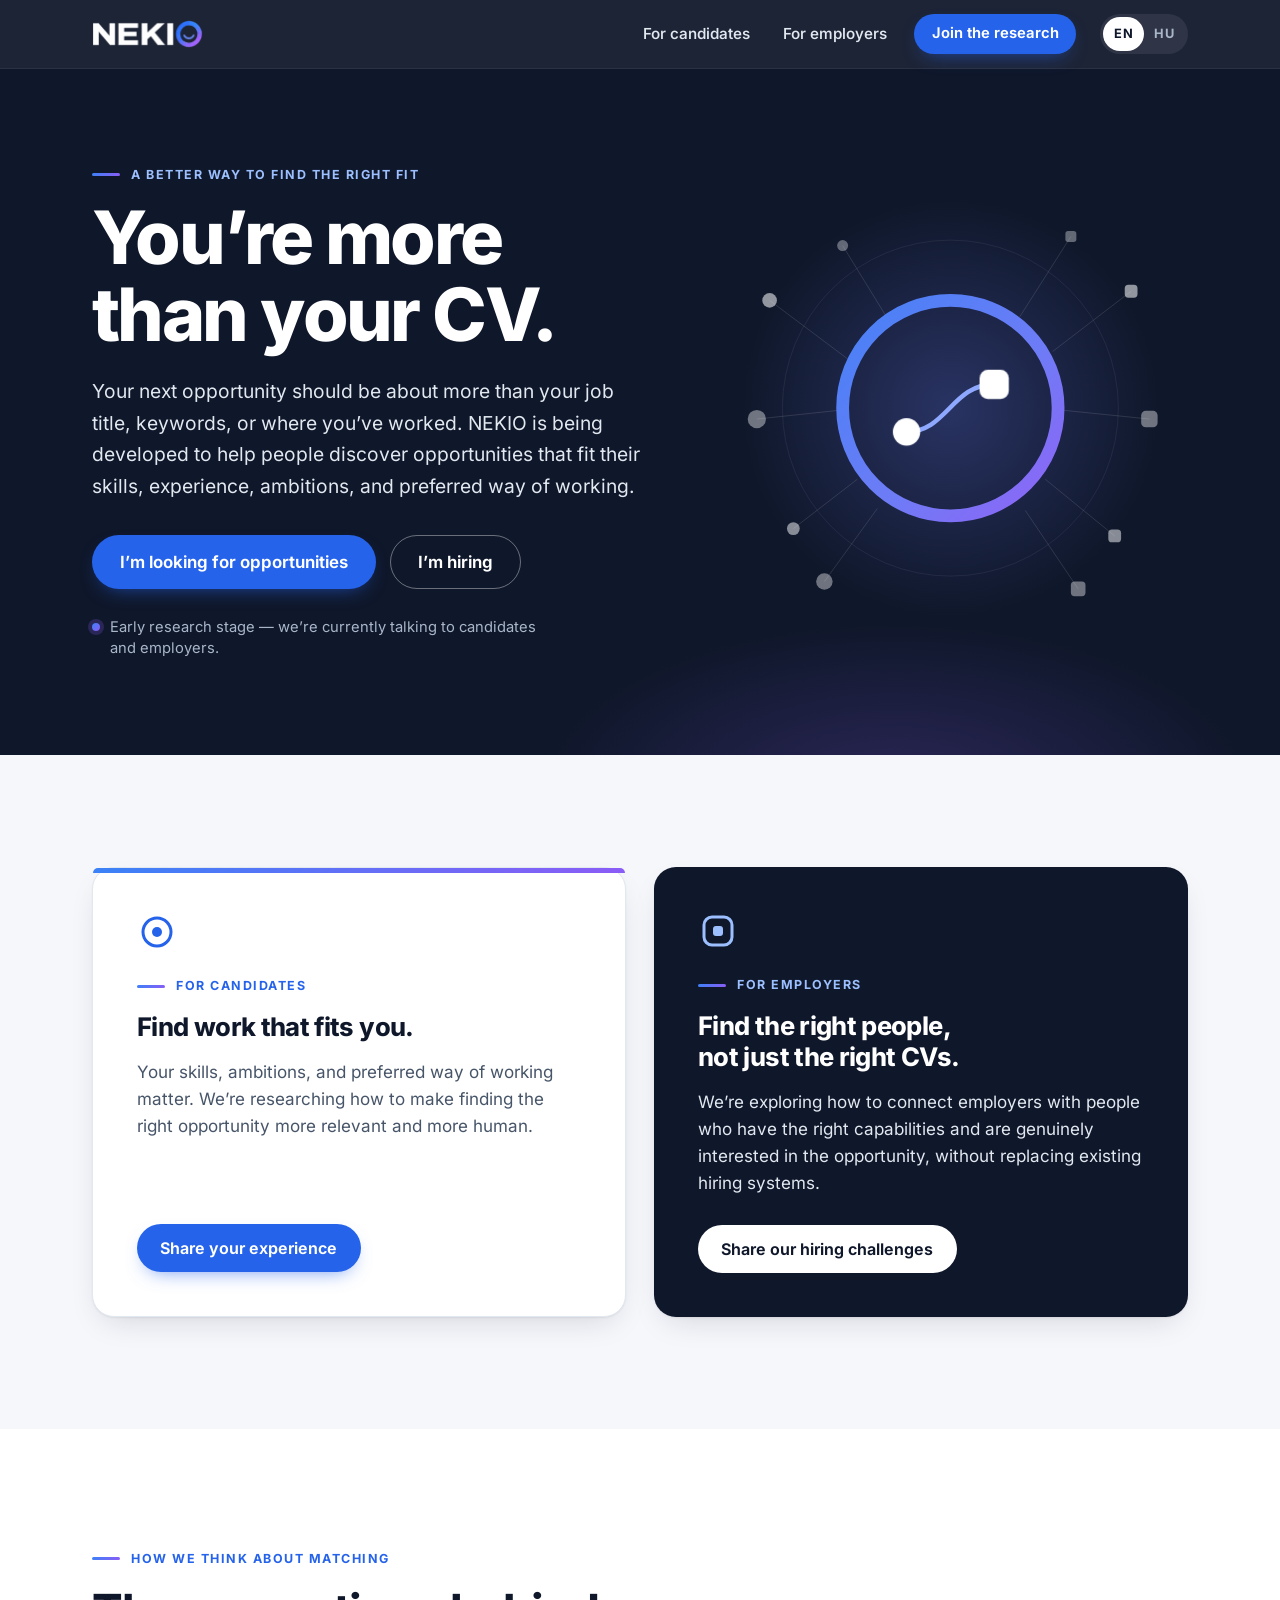
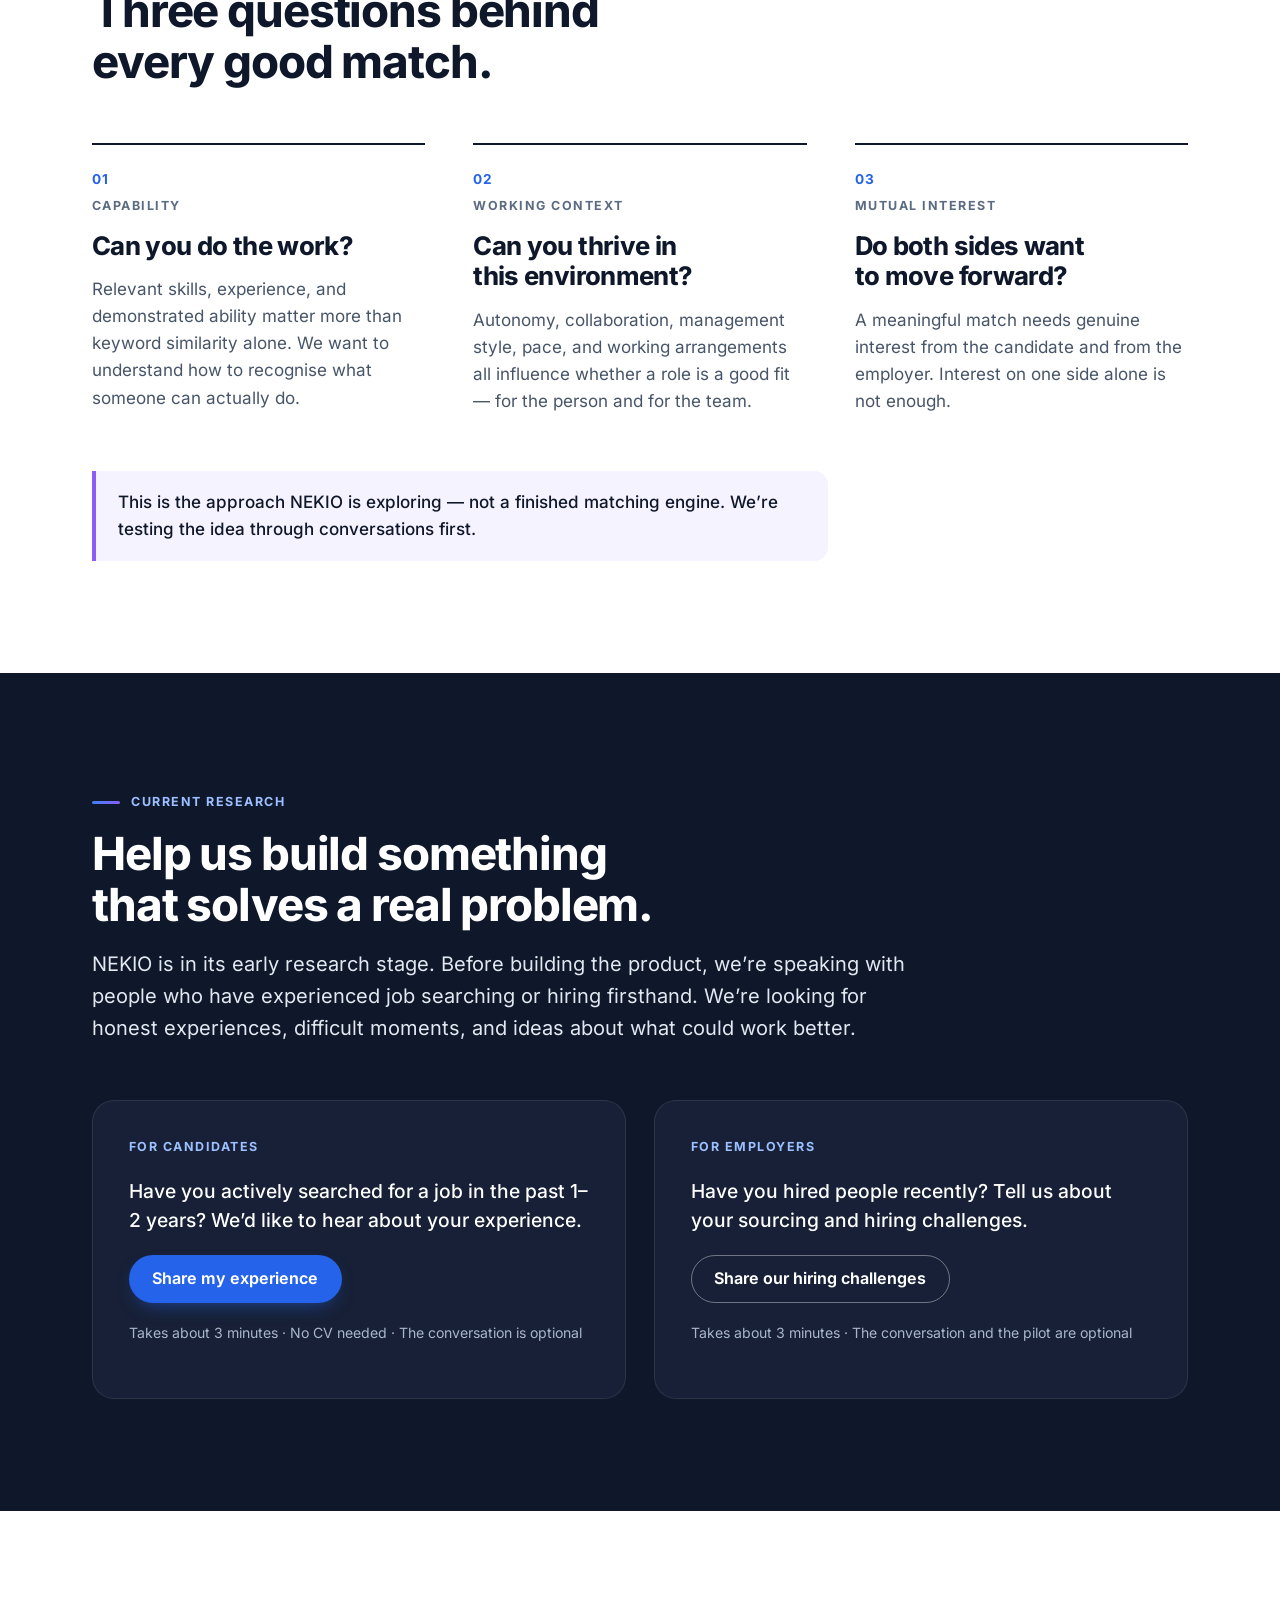
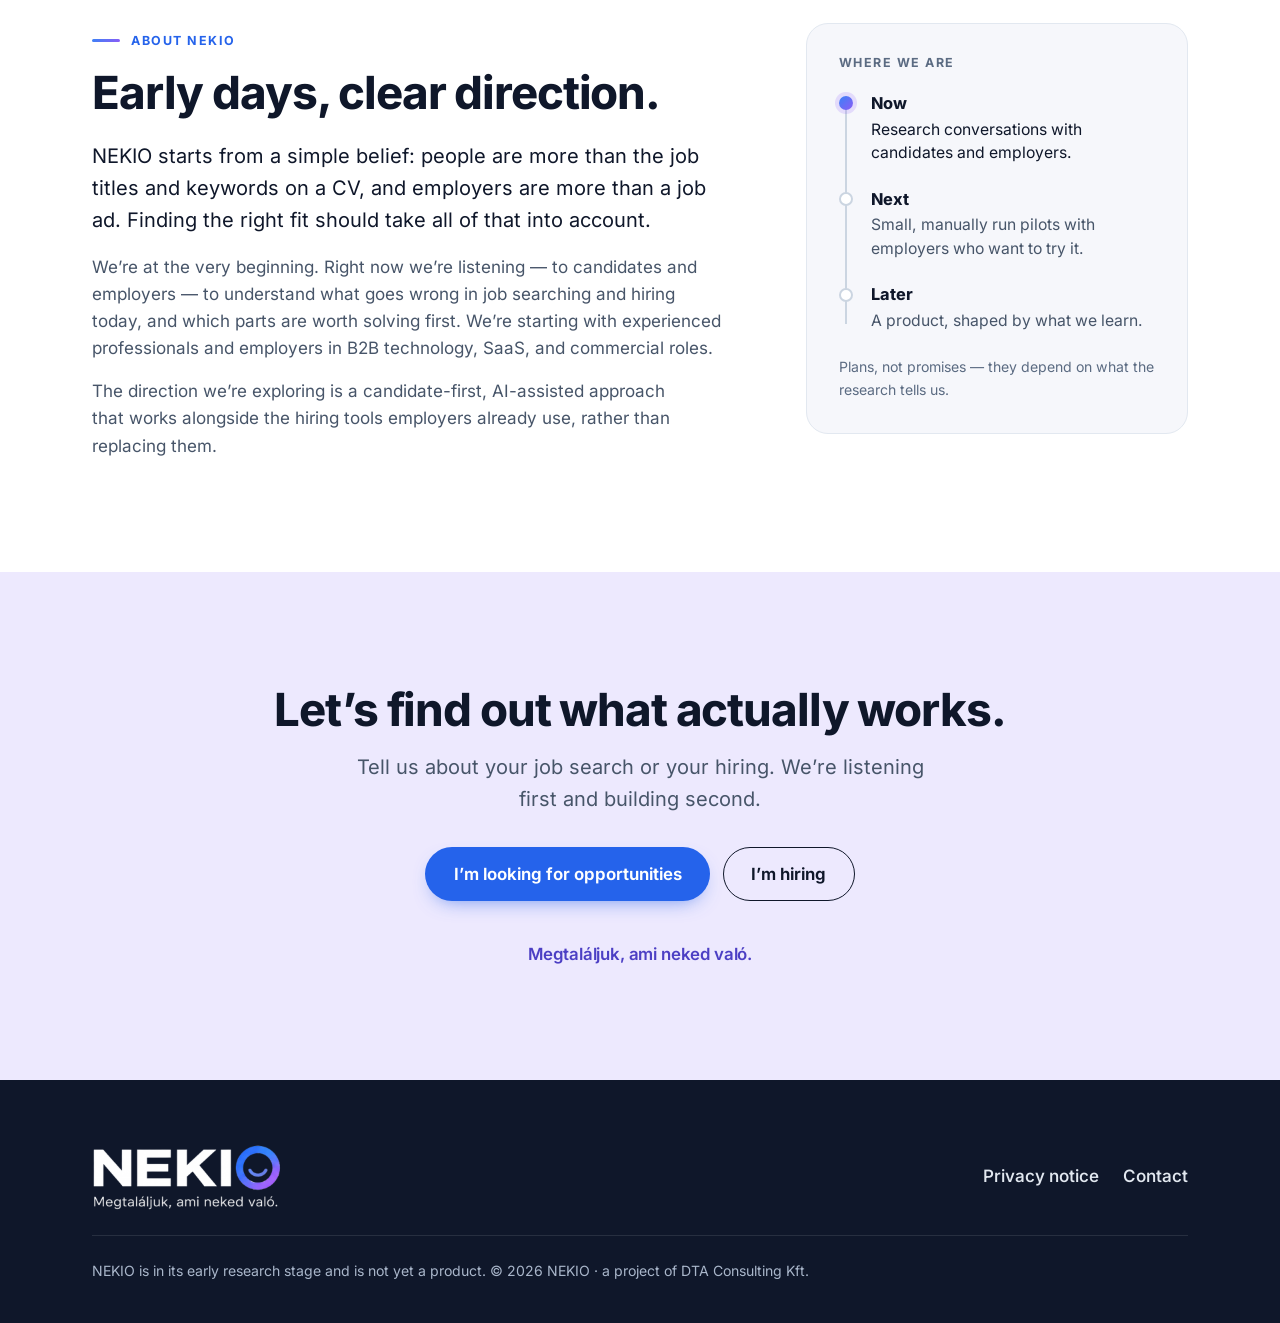
<file: index.html>
<!doctype html>
<html lang="en">
<head>
  <meta charset="utf-8">
  <meta name="viewport" content="width=device-width, initial-scale=1, viewport-fit=cover">
  <title>NEKIO — You’re More Than Your CV</title>
  <meta name="description" content="NEKIO is a candidate-first talent-matching project in its early research stage. Share your job-search experience or talk to us about hiring.">
  <meta name="theme-color" content="#0F172A">
  <meta name="referrer" content="strict-origin-when-cross-origin">
  <link rel="canonical" href="https://nekio.app/">

  <!-- Open Graph / LinkedIn / social. Crawlers do not run JavaScript, so these stay in English;
       the preview image carries both the English headline and the Hungarian tagline. -->
  <meta property="og:type" content="website">
  <meta property="og:site_name" content="NEKIO">
  <meta property="og:url" content="https://nekio.app/">
  <meta property="og:title" content="NEKIO — You’re More Than Your CV">
  <meta property="og:description" content="NEKIO is a candidate-first talent-matching project in its early research stage. Share your job-search experience or talk to us about hiring.">
  <meta property="og:image" content="https://nekio.app/assets/img/og-image.png">
  <meta property="og:image:width" content="1200">
  <meta property="og:image:height" content="630">
  <meta property="og:image:alt" content="NEKIO — You’re more than your CV. Több vagy, mint az önéletrajzod.">
  <meta property="og:locale" content="en_US">
  <meta property="og:locale:alternate" content="hu_HU">
  <meta name="twitter:card" content="summary_large_image">
  <meta name="twitter:title" content="NEKIO — You’re More Than Your CV">
  <meta name="twitter:description" content="NEKIO is a candidate-first talent-matching project in its early research stage. Share your job-search experience or talk to us about hiring.">
  <meta name="twitter:image" content="https://nekio.app/assets/img/og-image.png">

  <link rel="icon" href="favicon.ico" sizes="any">
  <link rel="icon" type="image/svg+xml" href="assets/img/icon.svg">
  <link rel="apple-touch-icon" href="assets/img/apple-touch-icon.png">

  <script>
    /* Resolve the language before first paint: ?lang=hu|en → saved choice → browser language. */
    (function () {
      try {
        var q = new URLSearchParams(location.search).get('lang');
        var s = null;
        try { s = localStorage.getItem('nekio-lang'); } catch (e) {}
        var l = (q === 'hu' || q === 'en') ? q
              : (s === 'hu' || s === 'en') ? s
              : (((navigator.language || '') + '').toLowerCase().indexOf('hu') === 0 ? 'hu' : 'en');
        document.documentElement.lang = l;
        if (l !== 'en') document.documentElement.className += ' lang-pending';
        setTimeout(function () { document.documentElement.className = document.documentElement.className.replace(' lang-pending', ''); }, 1500);
      } catch (e) {}
    })();
  </script>

  <link rel="preload" href="assets/fonts/inter-latin-wght-normal.woff2" as="font" type="font/woff2" crossorigin>
  <link rel="stylesheet" href="assets/css/style.css">

  <script type="application/ld+json">
  {"@context":"https://schema.org","@type":"Organization","name":"NEKIO","url":"https://nekio.app/","logo":"https://nekio.app/assets/img/icon-512.png","slogan":"Megtaláljuk, ami neked való."}
  </script>
</head>
<body>
  <a class="skip-link" href="#main" data-i18n="skip">Skip to content</a>

  <!-- ============ HEADER ============ -->
  <header class="site-header" id="top">
    <div class="container site-header__inner">
      <a class="brand" href="#top" aria-label="NEKIO">
        <img src="assets/img/wordmark-dark.png" alt="NEKIO" width="448" height="113">
      </a>

      <nav class="nav" id="nav" aria-label="Main navigation" data-i18n-attr="aria-label:nav.primary">
        <a class="nav__link" href="#candidates" data-i18n="nav.candidates">For candidates</a>
        <a class="nav__link" href="#employers" data-i18n="nav.employers">For employers</a>
        <a class="btn btn--primary btn--sm nav__cta" href="#research" data-i18n="nav.cta" data-track="nav_cta_click">Join the research</a>
      </nav>

      <div class="site-header__tools">
        <div class="lang" role="group" aria-label="Language" data-i18n-attr="aria-label:nav.lang">
          <button type="button" class="lang__btn" data-set-lang="en" lang="en" aria-pressed="true">EN</button>
          <button type="button" class="lang__btn" data-set-lang="hu" lang="hu" aria-pressed="false">HU</button>
        </div>
        <button type="button" class="menu-btn" id="menu-btn" aria-expanded="false" aria-controls="nav" aria-label="Menu" data-i18n-attr="aria-label:nav.menu">
          <span class="menu-btn__bars" aria-hidden="true"></span>
        </button>
      </div>
    </div>
  </header>

  <main id="main">

    <!-- ============ HERO ============ -->
    <section class="hero" aria-labelledby="hero-title">
      <div class="container hero__grid">
        <div class="hero__copy">
          <p class="eyebrow eyebrow--dark" data-i18n="hero.eyebrow">A better way to find the right fit</p>
          <h1 id="hero-title" data-i18n="hero.title">You’re more than your CV.</h1>
          <p class="hero__text" data-i18n="hero.text">Your next opportunity should be about more than your job title, keywords, or where you’ve worked. NEKIO is being developed to help people discover opportunities that fit their skills, experience, ambitions, and preferred way of working.</p>
          <div class="hero__actions">
            <a class="btn btn--primary btn--lg" href="#candidate-form" data-open-form="candidate" data-track="candidate_cta_click:hero" data-i18n="hero.cta1">I’m looking for opportunities</a>
            <a class="btn btn--ghost-dark btn--lg" href="#employer-form" data-open-form="employer" data-track="employer_cta_click:hero" data-i18n="hero.cta2">I’m hiring</a>
          </div>
          <p class="status-pill"><span class="status-pill__dot" aria-hidden="true"></span><span data-i18n="hero.status">Early research stage — we’re currently talking to candidates and employers.</span></p>
        </div>

        <!-- Abstract composition: many people (circles) and opportunities (squares); one meaningful connection. -->
        <div class="hero__visual" aria-hidden="true">
          <svg viewBox="0 0 520 480" focusable="false">
            <defs>
              <linearGradient id="hv-ring" x1="110" y1="90" x2="410" y2="390" gradientUnits="userSpaceOnUse">
                <stop offset="0" stop-color="#3B82F6"/>
                <stop offset="0.55" stop-color="#6D7CF6"/>
                <stop offset="1" stop-color="#9B5CF6"/>
              </linearGradient>
              <radialGradient id="hv-glow" cx="50%" cy="50%" r="50%">
                <stop offset="0" stop-color="#6D7CF6" stop-opacity="0.28"/>
                <stop offset="1" stop-color="#6D7CF6" stop-opacity="0"/>
              </radialGradient>
            </defs>
            <circle cx="260" cy="240" r="230" fill="url(#hv-glow)"/>
            <circle cx="260" cy="240" r="184" fill="none" stroke="#fff" stroke-opacity=".07"/>

            <!-- faint links: people → ring, ring → opportunities -->
            <g stroke="#fff" stroke-opacity=".13" stroke-width="1" fill="none">
              <path d="M62 122 L150 188"/><path d="M48 252 L142 242"/><path d="M88 372 L158 318"/>
              <path d="M142 62 L190 140"/><path d="M122 430 L180 350"/>
              <path d="M458 112 L372 178"/><path d="M478 252 L380 242"/><path d="M440 380 L364 318"/>
              <path d="M392 52 L336 140"/><path d="M400 438 L342 352"/>
            </g>

            <!-- brand ring -->
            <circle cx="260" cy="240" r="118" fill="none" stroke="url(#hv-ring)" stroke-width="14"/>

            <!-- the one meaningful match: person ↔ opportunity, joined by a gentle curve -->
            <path class="hv-link" d="M212 266 C256 266 262 214 308 214" fill="none" stroke="#8EA8FF" stroke-width="5" stroke-linecap="round" pathLength="1"/>
            <circle class="hv-core" cx="212" cy="266" r="15" fill="#fff"/>
            <rect class="hv-core" x="292" y="198" width="32" height="32" rx="9" fill="#fff"/>

            <!-- people -->
            <g fill="#fff">
              <circle class="hv-n hv-n1" cx="62" cy="122" r="8" fill-opacity=".55"/>
              <circle class="hv-n hv-n2" cx="48" cy="252" r="10" fill-opacity=".4"/>
              <circle class="hv-n hv-n3" cx="88" cy="372" r="7" fill-opacity=".5"/>
              <circle class="hv-n hv-n4" cx="142" cy="62" r="6" fill-opacity=".35"/>
              <circle class="hv-n hv-n5" cx="122" cy="430" r="9" fill-opacity=".4"/>
            </g>
            <!-- opportunities -->
            <g fill="#fff">
              <rect class="hv-n hv-n2" x="451" y="105" width="14" height="14" rx="4" fill-opacity=".55"/>
              <rect class="hv-n hv-n3" x="469" y="243" width="18" height="18" rx="5" fill-opacity=".4"/>
              <rect class="hv-n hv-n1" x="433" y="373" width="14" height="14" rx="4" fill-opacity=".5"/>
              <rect class="hv-n hv-n5" x="386" y="46" width="12" height="12" rx="3" fill-opacity=".35"/>
              <rect class="hv-n hv-n4" x="392" y="430" width="16" height="16" rx="4" fill-opacity=".4"/>
            </g>
          </svg>
        </div>
      </div>
    </section>

    <!-- ============ TWO AUDIENCE PATHWAYS ============ -->
    <section class="section section--light" id="pathways" aria-labelledby="path-title">
      <div class="container">
        <h2 id="path-title" class="sr-only" data-i18n="path.title">Two ways to take part</h2>
        <div class="cards">
          <article class="card card--candidate" id="candidates">
            <svg class="card__icon" viewBox="0 0 40 40" aria-hidden="true" focusable="false"><circle cx="20" cy="20" r="14" fill="none" stroke="currentColor" stroke-width="3"/><circle cx="20" cy="20" r="5" fill="currentColor"/></svg>
            <p class="eyebrow" data-i18n="cand.eyebrow">For candidates</p>
            <h3 data-i18n="cand.title">Find work that fits you.</h3>
            <p data-i18n="cand.text">Your skills, ambitions, and preferred way of working matter. We’re researching how to make finding the right opportunity more relevant and more human.</p>
            <a class="btn btn--primary" href="#candidate-form" data-open-form="candidate" data-track="candidate_cta_click:card" data-i18n="cand.cta">Share your experience</a>
          </article>

          <article class="card card--employer" id="employers">
            <svg class="card__icon" viewBox="0 0 40 40" aria-hidden="true" focusable="false"><rect x="6" y="6" width="28" height="28" rx="8" fill="none" stroke="currentColor" stroke-width="3"/><rect x="15" y="15" width="10" height="10" rx="3" fill="currentColor"/></svg>
            <p class="eyebrow eyebrow--dark" data-i18n="emp.eyebrow">For employers</p>
            <h3 data-i18n="emp.title">Find the right people, not just the right CVs.</h3>
            <p data-i18n="emp.text">We’re exploring how to connect employers with people who have the right capabilities and are genuinely interested in the opportunity, without replacing existing hiring systems.</p>
            <a class="btn btn--light" href="#employer-form" data-open-form="employer" data-track="employer_cta_click:card" data-i18n="emp.cta">Share our hiring challenges</a>
          </article>
        </div>
      </div>
    </section>

    <!-- ============ HOW WE THINK ABOUT MATCHING ============ -->
    <section class="section" id="approach" aria-labelledby="approach-title">
      <div class="container">
        <div class="section__head">
          <p class="eyebrow" data-i18n="approach.eyebrow">How we think about matching</p>
          <h2 id="approach-title" data-i18n="approach.title">Three questions behind every good match.</h2>
        </div>

        <ol class="principles">
          <li class="principle">
            <span class="principle__num" aria-hidden="true">01</span>
            <p class="principle__label" data-i18n="p1.label">Capability</p>
            <h3 data-i18n="p1.title">Can you do the work?</h3>
            <p data-i18n="p1.text">Relevant skills, experience, and demonstrated ability matter more than keyword similarity alone. We want to understand how to recognise what someone can actually do.</p>
          </li>
          <li class="principle">
            <span class="principle__num" aria-hidden="true">02</span>
            <p class="principle__label" data-i18n="p2.label">Working context</p>
            <h3 data-i18n="p2.title">Can you thrive in this environment?</h3>
            <p data-i18n="p2.text">Autonomy, collaboration, management style, pace, and working arrangements all influence whether a role is a good fit — for the person and for the team.</p>
          </li>
          <li class="principle">
            <span class="principle__num" aria-hidden="true">03</span>
            <p class="principle__label" data-i18n="p3.label">Mutual interest</p>
            <h3 data-i18n="p3.title">Do both sides want to move forward?</h3>
            <p data-i18n="p3.text">A meaningful match needs genuine interest from the candidate and from the employer. Interest on one side alone is not enough.</p>
          </li>
        </ol>

        <p class="note" data-i18n="approach.note">This is the approach NEKIO is exploring — not a finished matching engine. We’re testing the idea through conversations first.</p>
      </div>
    </section>

    <!-- ============ CURRENT RESEARCH ============ -->
    <section class="section section--navy" id="research" aria-labelledby="research-title">
      <div class="container">
        <div class="section__head section__head--wide">
          <p class="eyebrow eyebrow--dark" data-i18n="research.eyebrow">Current research</p>
          <h2 id="research-title" data-i18n="research.title">Help us build something that solves a real problem.</h2>
          <p class="lead" data-i18n="research.text">NEKIO is in its early research stage. Before building the product, we’re speaking with people who have experienced job searching or hiring firsthand. We’re looking for honest experiences, difficult moments, and ideas about what could work better.</p>
        </div>

        <div class="options">
          <div class="option">
            <p class="option__label" data-i18n="cand.eyebrow">For candidates</p>
            <p class="option__text" data-i18n="research.cand.text">Have you actively searched for a job in the past 1–2 years? We’d like to hear about your experience.</p>
            <a class="btn btn--primary" href="#candidate-form" data-open-form="candidate" data-track="candidate_cta_click:research" data-i18n="research.cand.cta">Share my experience</a>
            <p class="option__meta" data-i18n="research.cand.meta">Takes about 3 minutes · No CV needed · The conversation is optional</p>
          </div>
          <div class="option">
            <p class="option__label" data-i18n="emp.eyebrow">For employers</p>
            <p class="option__text" data-i18n="research.emp.text">Have you hired people recently? Tell us about your sourcing and hiring challenges.</p>
            <a class="btn btn--ghost-dark" href="#employer-form" data-open-form="employer" data-track="employer_cta_click:research" data-i18n="research.emp.cta">Share our hiring challenges</a>
            <p class="option__meta" data-i18n="research.emp.meta">Takes about 3 minutes · The conversation and the pilot are optional</p>
          </div>
        </div>
      </div>
    </section>

    <!-- ============ ABOUT ============ -->
    <section class="section" id="about" aria-labelledby="about-title">
      <div class="container about">
        <div class="about__copy">
          <p class="eyebrow" data-i18n="about.eyebrow">About NEKIO</p>
          <h2 id="about-title" data-i18n="about.title">Early days, clear direction.</h2>
          <p class="lead" data-i18n="about.p1">NEKIO starts from a simple belief: people are more than the job titles and keywords on a CV, and employers are more than a job ad. Finding the right fit should take all of that into account.</p>
          <p data-i18n="about.p2">We’re at the very beginning. Right now we’re listening — to candidates and employers — to understand what goes wrong in job searching and hiring today, and which parts are worth solving first. We’re starting with experienced professionals and employers in B2B technology, SaaS, and commercial roles.</p>
          <p data-i18n="about.p3">The direction we’re exploring is a candidate-first, AI-assisted approach that works alongside the hiring tools employers already use, rather than replacing them.</p>
        </div>

        <aside class="stages" aria-labelledby="stages-title">
          <h3 id="stages-title" class="stages__title" data-i18n="about.plan">Where we are</h3>
          <ol class="stages__list">
            <li class="stage stage--now"><span class="stage__label" data-i18n="about.s1.label">Now</span><span data-i18n="about.s1.text">Research conversations with candidates and employers.</span></li>
            <li class="stage"><span class="stage__label" data-i18n="about.s2.label">Next</span><span data-i18n="about.s2.text">Small, manually run pilots with employers who want to try it.</span></li>
            <li class="stage"><span class="stage__label" data-i18n="about.s3.label">Later</span><span data-i18n="about.s3.text">A product, shaped by what we learn.</span></li>
          </ol>
          <p class="stages__note" data-i18n="about.planNote">Plans, not promises — they depend on what the research tells us.</p>
        </aside>
      </div>
    </section>

    <!-- ============ FINAL CTA ============ -->
    <section class="section section--lilac final" id="join" aria-labelledby="final-title">
      <div class="container final__inner">
        <h2 id="final-title" data-i18n="final.title">Let’s find out what actually works.</h2>
        <p class="lead" data-i18n="final.text">Tell us about your job search or your hiring. We’re listening first and building second.</p>
        <div class="final__actions">
          <a class="btn btn--primary btn--lg" href="#candidate-form" data-open-form="candidate" data-track="candidate_cta_click:final" data-i18n="hero.cta1">I’m looking for opportunities</a>
          <a class="btn btn--outline btn--lg" href="#employer-form" data-open-form="employer" data-track="employer_cta_click:final" data-i18n="hero.cta2">I’m hiring</a>
        </div>
        <p class="tagline" lang="hu" data-i18n="final.tagline">Megtaláljuk, ami neked való.</p>
      </div>
    </section>
  </main>

  <!-- ============ FOOTER ============ -->
  <footer class="site-footer">
    <div class="container site-footer__inner">
      <div class="site-footer__brand">
        <img src="assets/img/logo-dark.png" alt="NEKIO — Megtaláljuk, ami neked való." width="570" height="202">
      </div>
      <nav class="site-footer__nav" aria-label="Footer" data-i18n-attr="aria-label:footer.nav">
        <a href="privacy.html" data-i18n="footer.privacy">Privacy notice</a>
        <a href="#research" data-contact-link data-i18n="footer.contact">Contact</a>
      </nav>
      <p class="site-footer__note"><span data-i18n="footer.note">NEKIO is in its early research stage and is not yet a product.</span> <span data-i18n="footer.rights">© 2026 NEKIO · a project of DTA Consulting Kft.</span></p>
      <noscript><p class="site-footer__note" data-i18n="footer.nojs">The research forms need JavaScript. Please enable it to take part.</p></noscript>
    </div>
  </footer>

  <!-- ============ FORM: CANDIDATES ============ -->
  <dialog class="sheet" id="dlg-candidate" aria-labelledby="fc-title">
    <div class="sheet__inner">
      <button type="button" class="sheet__close" data-close aria-label="Close" data-i18n-attr="aria-label:dlg.close"><span aria-hidden="true">×</span></button>

      <div class="sheet__body" data-view="form">
        <h2 id="fc-title" data-i18n="fc.title">Share your experience</h2>
        <p class="sheet__lede" data-i18n="fc.lede">Takes about 3 minutes. No CV upload, no account.</p>
        <p class="setup-warning" data-setup-warning hidden data-i18n="dlg.setup"></p>

        <form id="form-candidate" data-form="candidate" novalidate autocomplete="on">
          <div class="field">
            <label for="c-name"><span data-i18n="f.firstname">First name</span></label>
            <input id="c-name" name="name" type="text" autocomplete="given-name" required maxlength="60">
            <p class="field__error" id="c-name-err" hidden></p>
          </div>
          <div class="field">
            <label for="c-role"><span data-i18n="fc.role">Current or most recent role</span></label>
            <input id="c-role" name="recent_role" type="text" autocomplete="organization-title" required maxlength="160" aria-describedby="c-role-hint">
            <p class="field__hint" id="c-role-hint" data-i18n="fc.role.hint">For example: Account Executive, Head of Sales</p>
            <p class="field__error" id="c-role-err" hidden></p>
          </div>
          <div class="field">
            <label for="c-seeking"><span data-i18n="fc.seeking">What kind of role are you looking for?</span></label>
            <textarea id="c-seeking" name="seeking" rows="3" required maxlength="1000" aria-describedby="c-seeking-hint" placeholder="e.g. Head of Sales or Sales Director at a SaaS or fintech company, leading a team of 5–10" data-i18n-attr="placeholder:fc.seeking.ph"></textarea>
            <p class="field__hint" id="c-seeking-hint" data-i18n="fc.seeking.hint">Role type, seniority, industry — whatever matters to you.</p>
            <p class="field__error" id="c-seeking-err" hidden></p>
          </div>
          <div class="field">
            <label for="c-location"><span data-i18n="fc.location">Location and preferred working arrangement</span> <span class="opt" data-i18n="f.optional">optional</span></label>
            <input id="c-location" name="location_preference" type="text" maxlength="200" placeholder="e.g. Budapest, hybrid (2 days in the office)" data-i18n-attr="placeholder:fc.location.ph">
          </div>
          <div class="field">
            <label for="c-frustration"><span data-i18n="fc.frustration">What has been the biggest frustration in your job search?</span></label>
            <textarea id="c-frustration" name="frustration" rows="4" required maxlength="2000" placeholder="e.g. I sent 40 applications and most got no reply, not even a rejection." data-i18n-attr="placeholder:fc.frustration.ph"></textarea>
            <p class="field__error" id="c-frustration-err" hidden></p>
          </div>

          <fieldset class="field choice" data-field-group="interview_willing">
            <legend data-i18n="fc.willing">Would you like to talk to us in a 20-minute research conversation? (Your answer doesn’t commit you to anything.)</legend>
            <div class="choice__row">
              <label class="pill"><input type="radio" name="interview_willing" value="yes" required><span data-i18n="f.yes">Yes</span></label>
              <label class="pill"><input type="radio" name="interview_willing" value="no"><span data-i18n="f.no">No</span></label>
            </div>
            <p class="field__error" id="c-willing-err" hidden></p>
          </fieldset>

          <div class="field" id="c-email-wrap" hidden>
            <label for="c-email"><span data-i18n="fc.email">E-mail address</span></label>
            <input id="c-email" name="email" type="email" inputmode="email" autocomplete="email" maxlength="254" aria-describedby="c-email-hint">
            <p class="field__hint" id="c-email-hint" data-i18n="fc.email.hint">We only use it to arrange the conversation.</p>
            <p class="field__error" id="c-email-err" hidden></p>
          </div>

          <div class="field consent">
            <label class="check"><input type="checkbox" name="consent" value="yes" required><span data-i18n-html="fc.consent">I have read the <a href="privacy.html" target="_blank" rel="noopener">privacy notice</a> and agree that NEKIO may use my answers for the research and for aggregated analysis, and to contact me about this research and a possible later pilot.</span></label>
            <p class="field__error" id="c-consent-err" hidden></p>
          </div>

          <div class="hp" aria-hidden="true"><label>Leave this field empty<input type="text" name="nk_hp" tabindex="-1" autocomplete="off"></label></div>

          <p class="form-status" role="status" aria-live="polite" data-status></p>
          <button type="submit" class="btn btn--primary btn--block" data-submit data-i18n="fc.submit">Share my experience</button>
        </form>
      </div>

      <div class="sheet__success" data-view="success" hidden tabindex="-1">
        <svg class="sheet__tick" viewBox="0 0 48 48" aria-hidden="true" focusable="false"><circle cx="24" cy="24" r="21" fill="none" stroke="currentColor" stroke-width="3"/><path d="M15 25l6 6 12-14" fill="none" stroke="currentColor" stroke-width="3.5" stroke-linecap="round" stroke-linejoin="round"/></svg>
        <h2 data-i18n="fc.success.title">Thank you!</h2>
        <p data-i18n="fc.success">Thank you for helping our research – we hope we can help you soon too! If you said you’d be happy to talk, we’ll be in touch.</p>
        <button type="button" class="btn btn--primary" data-close data-i18n="dlg.closeBtn">Close</button>
      </div>
    </div>
  </dialog>

  <!-- ============ FORM: EMPLOYERS ============ -->
  <dialog class="sheet" id="dlg-employer" aria-labelledby="fe-title">
    <div class="sheet__inner">
      <button type="button" class="sheet__close" data-close aria-label="Close" data-i18n-attr="aria-label:dlg.close"><span aria-hidden="true">×</span></button>

      <div class="sheet__body" data-view="form">
        <h2 id="fe-title" data-i18n="fe.title">Share our hiring challenges</h2>
        <p class="sheet__lede" data-i18n="fe.lede">Takes about 3 minutes. We’ll follow up to talk about your real hiring needs.</p>
        <p class="setup-warning" data-setup-warning hidden data-i18n="dlg.setup"></p>

        <form id="form-employer" data-form="employer" novalidate autocomplete="on">
          <div class="field">
            <label for="e-name"><span data-i18n="f.firstname">First name</span></label>
            <input id="e-name" name="name" type="text" autocomplete="given-name" required maxlength="60">
            <p class="field__error" id="e-name-err" hidden></p>
          </div>
          <div class="field field--split">
            <div>
              <label for="e-company"><span data-i18n="fe.company">Company</span></label>
              <input id="e-company" name="company" type="text" autocomplete="organization" required maxlength="160">
              <p class="field__error" id="e-company-err" hidden></p>
            </div>
            <div>
              <label for="e-title"><span data-i18n="fe.jobtitle">Job title</span></label>
              <input id="e-title" name="job_title" type="text" autocomplete="organization-title" required maxlength="160">
              <p class="field__error" id="e-title-err" hidden></p>
            </div>
          </div>
          <div class="field">
            <label for="e-roles"><span data-i18n="fe.roles">What roles are you currently hiring for or struggling to fill?</span></label>
            <textarea id="e-roles" name="roles" rows="3" required maxlength="1000" placeholder="e.g. Senior sales manager (open for 3 months), two backend developers" data-i18n-attr="placeholder:fe.roles.ph"></textarea>
            <p class="field__error" id="e-roles-err" hidden></p>
          </div>
          <div class="field">
            <label for="e-ats"><span data-i18n="fe.ats">Which ATS or hiring system do you use?</span> <span class="opt" data-i18n="f.optional">optional</span></label>
            <input id="e-ats" name="ats" type="text" maxlength="160" placeholder="e.g. a dedicated recruiting system, or spreadsheets and e-mail" data-i18n-attr="placeholder:fe.ats.ph">
          </div>
          <div class="field">
            <label for="e-challenge"><span data-i18n="fe.challenge">What is your biggest challenge when finding suitable candidates?</span></label>
            <textarea id="e-challenge" name="challenge" rows="4" required maxlength="2000" placeholder="e.g. We get many applications, but few match the profile and screening takes too much time." data-i18n-attr="placeholder:fe.challenge.ph"></textarea>
            <p class="field__error" id="e-challenge-err" hidden></p>
          </div>

          <fieldset class="field choice" data-field-group="pilot_interest">
            <legend data-i18n="fe.pilot">Would you consider testing an early, manually operated pilot?</legend>
            <div class="choice__row">
              <label class="pill"><input type="radio" name="pilot_interest" value="yes" required><span data-i18n="f.yes">Yes</span></label>
              <label class="pill"><input type="radio" name="pilot_interest" value="no"><span data-i18n="f.no">No</span></label>
              <label class="pill"><input type="radio" name="pilot_interest" value="maybe"><span data-i18n="f.maybe">Maybe</span></label>
            </div>
            <p class="field__error" id="e-pilot-err" hidden></p>
          </fieldset>

          <div class="field" id="e-email-wrap" hidden>
            <label for="e-email"><span data-i18n="fe.email">Work email</span></label>
            <input id="e-email" name="email" type="email" inputmode="email" autocomplete="work email" maxlength="254" aria-describedby="e-email-hint">
            <p class="field__hint" id="e-email-hint" data-i18n="fe.email.hint">Please use your company address.</p>
            <p class="field__error" id="e-email-err" hidden></p>
          </div>

          <div class="field consent">
            <label class="check"><input type="checkbox" name="consent" value="yes" required><span data-i18n-html="fe.consent">I have read the <a href="privacy.html" target="_blank" rel="noopener">privacy notice</a> and agree that NEKIO may use my answers for the research and for aggregated analysis, and to contact me about this research and a possible later pilot.</span></label>
            <p class="field__error" id="e-consent-err" hidden></p>
          </div>

          <div class="hp" aria-hidden="true"><label>Leave this field empty<input type="text" name="nk_hp" tabindex="-1" autocomplete="off"></label></div>

          <p class="form-status" role="status" aria-live="polite" data-status></p>
          <button type="submit" class="btn btn--primary btn--block" data-submit data-i18n="fe.submit">Share our hiring challenges</button>
        </form>
      </div>

      <div class="sheet__success" data-view="success" hidden tabindex="-1">
        <svg class="sheet__tick" viewBox="0 0 48 48" aria-hidden="true" focusable="false"><circle cx="24" cy="24" r="21" fill="none" stroke="currentColor" stroke-width="3"/><path d="M15 25l6 6 12-14" fill="none" stroke="currentColor" stroke-width="3.5" stroke-linecap="round" stroke-linejoin="round"/></svg>
        <h2 data-i18n="fe.success.title">Thank you!</h2>
        <p data-i18n="fe.success">Thank you for helping our research – we hope we can help you soon too! If you left your e-mail address, we’ll be in touch.</p>
        <button type="button" class="btn btn--primary" data-close data-i18n="dlg.closeBtn">Close</button>
      </div>
    </div>
  </dialog>

  <script src="assets/js/config.js"></script>
  <script src="assets/js/i18n-data.js"></script>
  <script src="assets/js/app.js"></script>
  <script src="assets/js/submit.js"></script>
  <script src="assets/js/forms.js"></script>
  <script data-goatcounter="https://nekio.goatcounter.com/count"
          async src="//gc.zgo.at/count.js"></script>
</body>
</html>
</file>
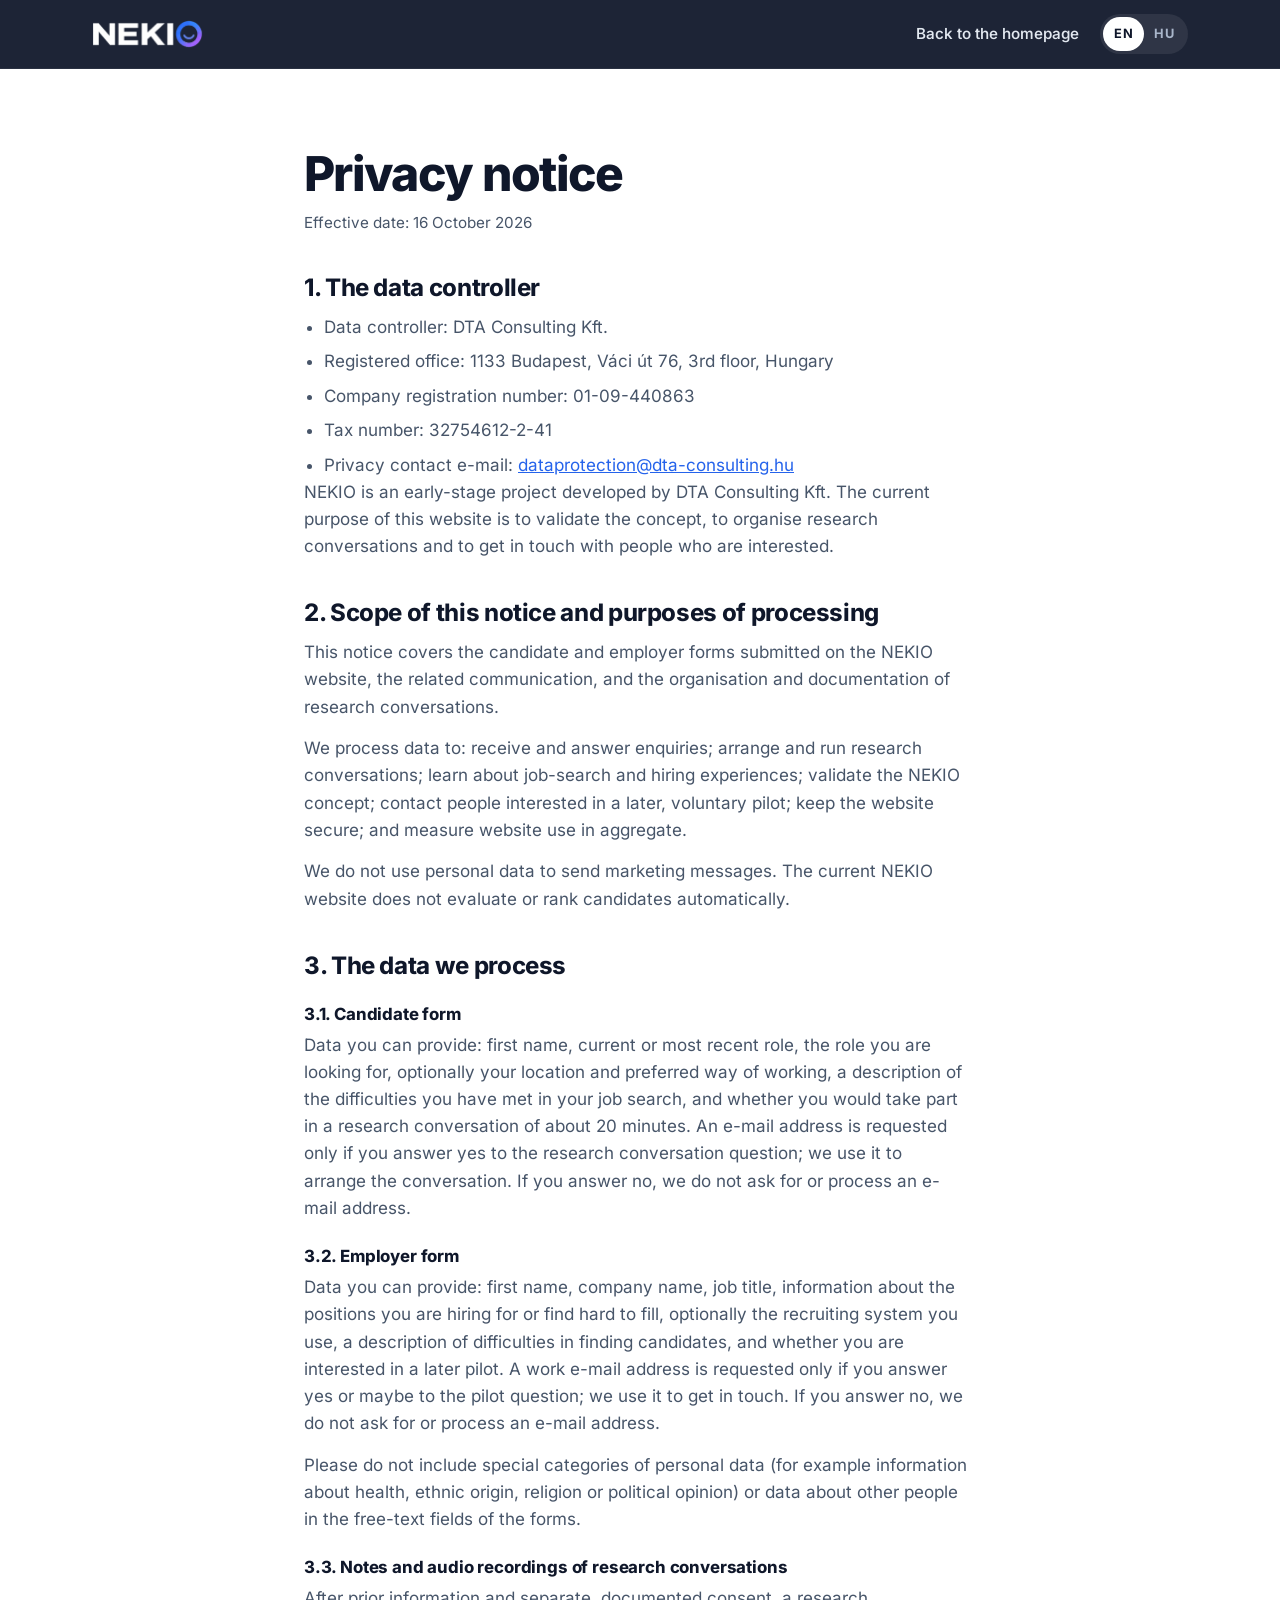
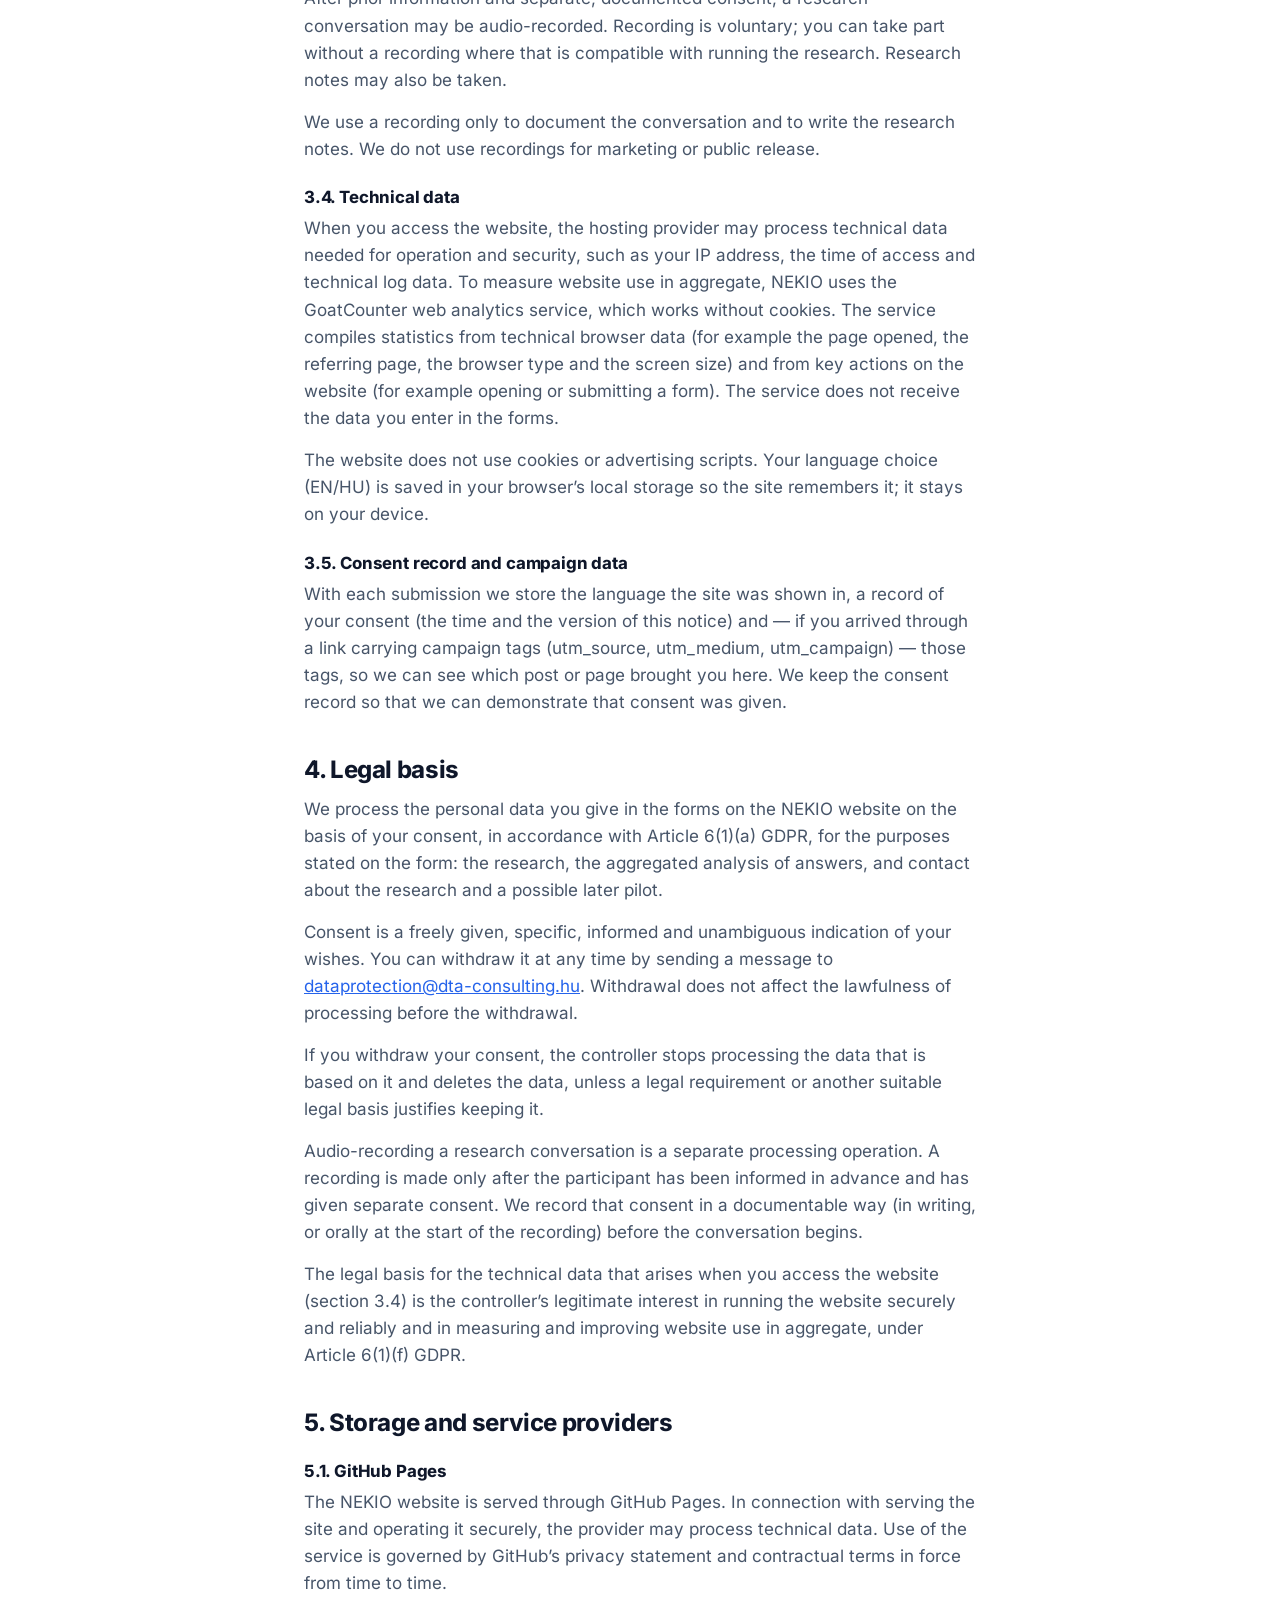
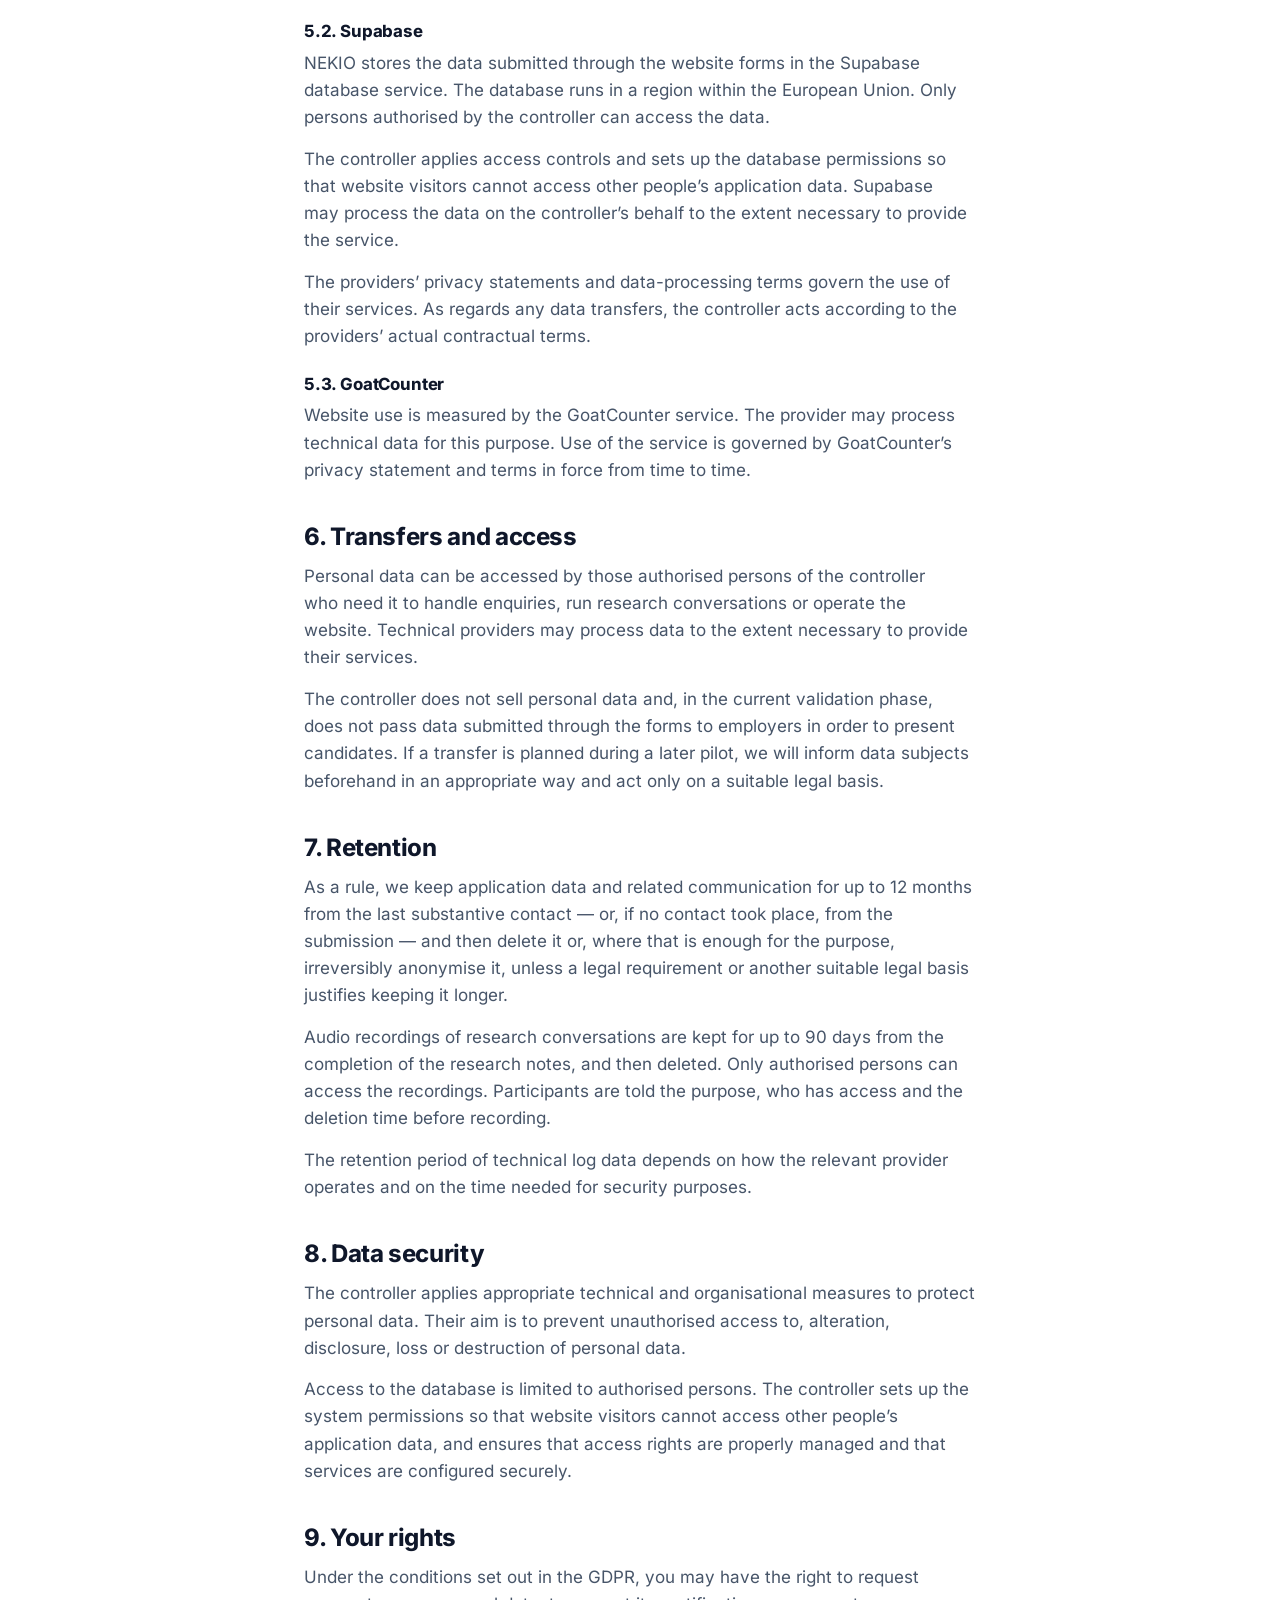
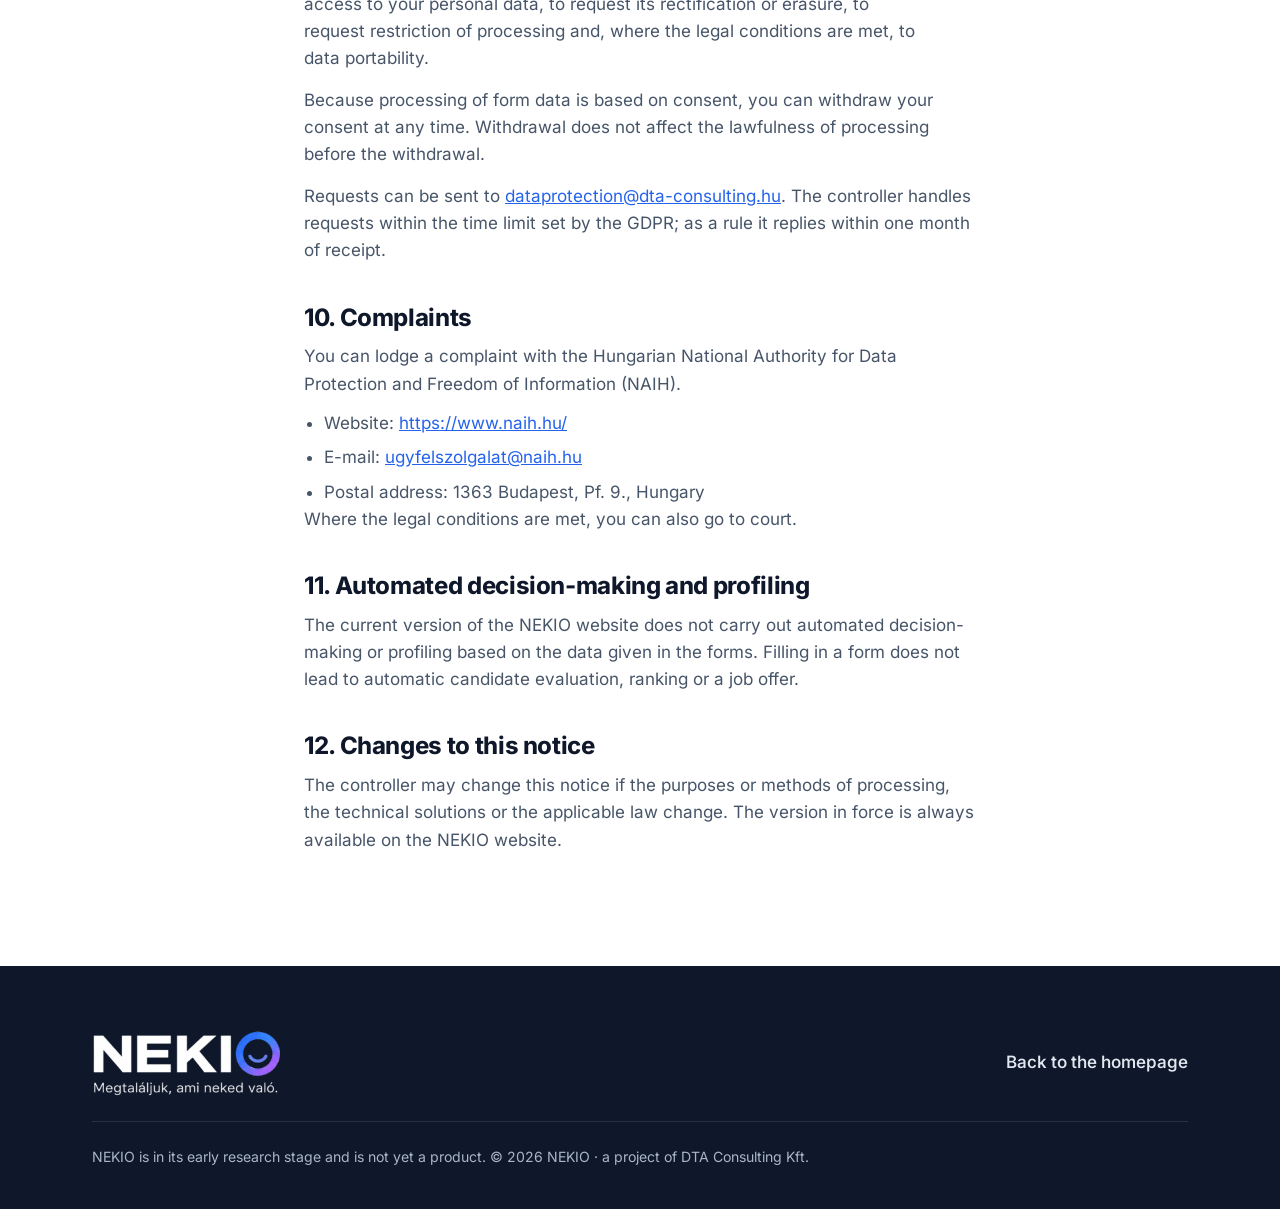
<file: privacy.html>
<!doctype html>
<html lang="en">
<head>
  <meta charset="utf-8">
  <meta name="viewport" content="width=device-width, initial-scale=1, viewport-fit=cover">
  <title>NEKIO — Privacy notice</title>
  <meta name="description" content="How NEKIO handles the information you share through its research forms.">
  <meta name="theme-color" content="#0F172A">
  <meta name="referrer" content="strict-origin-when-cross-origin">
  <link rel="canonical" href="https://nekio.app/privacy.html">
  <meta property="og:type" content="website">
  <meta property="og:site_name" content="NEKIO">
  <meta property="og:url" content="https://nekio.app/privacy.html">
  <meta property="og:title" content="NEKIO — Privacy notice">
  <meta property="og:description" content="How NEKIO handles the information you share through its research forms.">
  <meta property="og:image" content="https://nekio.app/assets/img/og-image.png">
  <meta property="og:locale" content="en_US">
  <meta name="twitter:card" content="summary_large_image">
  <meta name="twitter:title" content="NEKIO — Privacy notice">
  <meta name="twitter:description" content="How NEKIO handles the information you share through its research forms.">
  <link rel="icon" href="favicon.ico" sizes="any">
  <link rel="icon" type="image/svg+xml" href="assets/img/icon.svg">
  <link rel="apple-touch-icon" href="assets/img/apple-touch-icon.png">
  <script>
    (function () {
      try {
        var q = new URLSearchParams(location.search).get('lang');
        var s = null;
        try { s = localStorage.getItem('nekio-lang'); } catch (e) {}
        var l = (q === 'hu' || q === 'en') ? q
              : (s === 'hu' || s === 'en') ? s
              : (((navigator.language || '') + '').toLowerCase().indexOf('hu') === 0 ? 'hu' : 'en');
        document.documentElement.lang = l;
      } catch (e) {}
    })();
  </script>
  <link rel="preload" href="assets/fonts/inter-latin-wght-normal.woff2" as="font" type="font/woff2" crossorigin>
  <link rel="stylesheet" href="assets/css/style.css">
</head>
<body data-page="privacy">
  <a class="skip-link" href="#main" data-i18n="skip">Skip to content</a>

  <header class="site-header">
    <div class="container site-header__inner">
      <a class="brand" href="index.html" aria-label="NEKIO">
        <img src="assets/img/wordmark-dark.png" alt="NEKIO" width="448" height="113">
      </a>
      <div class="site-header__tools" style="margin-left:auto">
        <a class="back-link" href="index.html" data-i18n="pv.back">Back to the homepage</a>
        <div class="lang" role="group" aria-label="Language" data-i18n-attr="aria-label:nav.lang">
          <button type="button" class="lang__btn" data-set-lang="en" lang="en" aria-pressed="true">EN</button>
          <button type="button" class="lang__btn" data-set-lang="hu" lang="hu" aria-pressed="false">HU</button>
        </div>
      </div>
    </div>
  </header>

  <main id="main" class="legal">
    <div class="container legal__inner">

      <!-- ===================== ENGLISH ===================== -->
      <article data-lang-block="en" lang="en">
        <h1>Privacy notice</h1>
        <p class="legal__meta">Effective date: 16 October 2026</p>

        <h2>1. The data controller</h2>
        <ul>
          <li>Data controller: DTA Consulting Kft.</li>
          <li>Registered office: 1133 Budapest, Váci út 76, 3rd floor, Hungary</li>
          <li>Company registration number: 01-09-440863</li>
          <li>Tax number: 32754612-2-41</li>
          <li>Privacy contact e-mail: <a href="mailto:dataprotection@dta-consulting.hu">dataprotection@dta-consulting.hu</a></li>
        </ul>
        <p>NEKIO is an early-stage project developed by DTA Consulting Kft. The current purpose of this website is to validate the concept, to organise research conversations and to get in touch with people who are interested.</p>
        <h2>2. Scope of this notice and purposes of processing</h2>
        <p>This notice covers the candidate and employer forms submitted on the NEKIO website, the related communication, and the organisation and documentation of research conversations.</p>
        <p>We process data to: receive and answer enquiries; arrange and run research conversations; learn about job-search and hiring experiences; validate the NEKIO concept; contact people interested in a later, voluntary pilot; keep the website secure; and measure website use in aggregate.</p>
        <p>We do not use personal data to send marketing messages. The current NEKIO website does not evaluate or rank candidates automatically.</p>
        <h2>3. The data we process</h2>
        <h3>3.1. Candidate form</h3>
        <p>Data you can provide: first name, current or most recent role, the role you are looking for, optionally your location and preferred way of working, a description of the difficulties you have met in your job search, and whether you would take part in a research conversation of about 20 minutes. An e-mail address is requested only if you answer yes to the research conversation question; we use it to arrange the conversation. If you answer no, we do not ask for or process an e-mail address.</p>
        <h3>3.2. Employer form</h3>
        <p>Data you can provide: first name, company name, job title, information about the positions you are hiring for or find hard to fill, optionally the recruiting system you use, a description of difficulties in finding candidates, and whether you are interested in a later pilot. A work e-mail address is requested only if you answer yes or maybe to the pilot question; we use it to get in touch. If you answer no, we do not ask for or process an e-mail address.</p>
        <p>Please do not include special categories of personal data (for example information about health, ethnic origin, religion or political opinion) or data about other people in the free-text fields of the forms.</p>
        <h3>3.3. Notes and audio recordings of research conversations</h3>
        <p>After prior information and separate, documented consent, a research conversation may be audio-recorded. Recording is voluntary; you can take part without a recording where that is compatible with running the research. Research notes may also be taken.</p>
        <p>We use a recording only to document the conversation and to write the research notes. We do not use recordings for marketing or public release.</p>
        <h3>3.4. Technical data</h3>
        <p>When you access the website, the hosting provider may process technical data needed for operation and security, such as your IP address, the time of access and technical log data. To measure website use in aggregate, NEKIO uses the GoatCounter web analytics service, which works without cookies. The service compiles statistics from technical browser data (for example the page opened, the referring page, the browser type and the screen size) and from key actions on the website (for example opening or submitting a form). The service does not receive the data you enter in the forms.</p>
        <p>The website does not use cookies or advertising scripts. Your language choice (EN/HU) is saved in your browser’s local storage so the site remembers it; it stays on your device.</p>
        <h3>3.5. Consent record and campaign data</h3>
        <p>With each submission we store the language the site was shown in, a record of your consent (the time and the version of this notice) and — if you arrived through a link carrying campaign tags (utm_source, utm_medium, utm_campaign) — those tags, so we can see which post or page brought you here. We keep the consent record so that we can demonstrate that consent was given.</p>
        <h2>4. Legal basis</h2>
        <p>We process the personal data you give in the forms on the NEKIO website on the basis of your consent, in accordance with Article 6(1)(a) GDPR, for the purposes stated on the form: the research, the aggregated analysis of answers, and contact about the research and a possible later pilot.</p>
        <p>Consent is a freely given, specific, informed and unambiguous indication of your wishes. You can withdraw it at any time by sending a message to <a href="mailto:dataprotection@dta-consulting.hu">dataprotection@dta-consulting.hu</a>. Withdrawal does not affect the lawfulness of processing before the withdrawal.</p>
        <p>If you withdraw your consent, the controller stops processing the data that is based on it and deletes the data, unless a legal requirement or another suitable legal basis justifies keeping it.</p>
        <p>Audio-recording a research conversation is a separate processing operation. A recording is made only after the participant has been informed in advance and has given separate consent. We record that consent in a documentable way (in writing, or orally at the start of the recording) before the conversation begins.</p>
        <p>The legal basis for the technical data that arises when you access the website (section 3.4) is the controller’s legitimate interest in running the website securely and reliably and in measuring and improving website use in aggregate, under Article 6(1)(f) GDPR.</p>
        <h2>5. Storage and service providers</h2>
        <h3>5.1. GitHub Pages</h3>
        <p>The NEKIO website is served through GitHub Pages. In connection with serving the site and operating it securely, the provider may process technical data. Use of the service is governed by GitHub’s privacy statement and contractual terms in force from time to time.</p>
        <h3>5.2. Supabase</h3>
        <p>NEKIO stores the data submitted through the website forms in the Supabase database service. The database runs in a region within the European Union. Only persons authorised by the controller can access the data.</p>
        <p>The controller applies access controls and sets up the database permissions so that website visitors cannot access other people’s application data. Supabase may process the data on the controller’s behalf to the extent necessary to provide the service.</p>
        <p>The providers’ privacy statements and data-processing terms govern the use of their services. As regards any data transfers, the controller acts according to the providers’ actual contractual terms.</p>
        <h3>5.3. GoatCounter</h3>
        <p>Website use is measured by the GoatCounter service. The provider may process technical data for this purpose. Use of the service is governed by GoatCounter’s privacy statement and terms in force from time to time.</p>
        <h2>6. Transfers and access</h2>
        <p>Personal data can be accessed by those authorised persons of the controller who need it to handle enquiries, run research conversations or operate the website. Technical providers may process data to the extent necessary to provide their services.</p>
        <p>The controller does not sell personal data and, in the current validation phase, does not pass data submitted through the forms to employers in order to present candidates. If a transfer is planned during a later pilot, we will inform data subjects beforehand in an appropriate way and act only on a suitable legal basis.</p>
        <h2>7. Retention</h2>
        <p>As a rule, we keep application data and related communication for up to 12 months from the last substantive contact — or, if no contact took place, from the submission — and then delete it or, where that is enough for the purpose, irreversibly anonymise it, unless a legal requirement or another suitable legal basis justifies keeping it longer.</p>
        <p>Audio recordings of research conversations are kept for up to 90 days from the completion of the research notes, and then deleted. Only authorised persons can access the recordings. Participants are told the purpose, who has access and the deletion time before recording.</p>
        <p>The retention period of technical log data depends on how the relevant provider operates and on the time needed for security purposes.</p>
        <h2>8. Data security</h2>
        <p>The controller applies appropriate technical and organisational measures to protect personal data. Their aim is to prevent unauthorised access to, alteration, disclosure, loss or destruction of personal data.</p>
        <p>Access to the database is limited to authorised persons. The controller sets up the system permissions so that website visitors cannot access other people’s application data, and ensures that access rights are properly managed and that services are configured securely.</p>
        <h2>9. Your rights</h2>
        <p>Under the conditions set out in the GDPR, you may have the right to request access to your personal data, to request its rectification or erasure, to request restriction of processing and, where the legal conditions are met, to data portability.</p>
        <p>Because processing of form data is based on consent, you can withdraw your consent at any time. Withdrawal does not affect the lawfulness of processing before the withdrawal.</p>
        <p>Requests can be sent to <a href="mailto:dataprotection@dta-consulting.hu">dataprotection@dta-consulting.hu</a>. The controller handles requests within the time limit set by the GDPR; as a rule it replies within one month of receipt.</p>
        <h2>10. Complaints</h2>
        <p>You can lodge a complaint with the Hungarian National Authority for Data Protection and Freedom of Information (NAIH).</p>
        <ul>
          <li>Website: <a href="https://www.naih.hu/" rel="noopener">https://www.naih.hu/</a></li>
          <li>E-mail: <a href="mailto:ugyfelszolgalat@naih.hu">ugyfelszolgalat@naih.hu</a></li>
          <li>Postal address: 1363 Budapest, Pf. 9., Hungary</li>
        </ul>
        <p>Where the legal conditions are met, you can also go to court.</p>
        <h2>11. Automated decision-making and profiling</h2>
        <p>The current version of the NEKIO website does not carry out automated decision-making or profiling based on the data given in the forms. Filling in a form does not lead to automatic candidate evaluation, ranking or a job offer.</p>
        <h2>12. Changes to this notice</h2>
        <p>The controller may change this notice if the purposes or methods of processing, the technical solutions or the applicable law change. The version in force is always available on the NEKIO website.</p>
      </article>

      <!-- ===================== MAGYAR ===================== -->
      <article data-lang-block="hu" lang="hu">
        <h1>Adatkezelési tájékoztató</h1>
        <p class="legal__meta">Hatálybalépés napja: 2026. október 16.</p>

        <h2>1. Az adatkezelő</h2>
        <ul>
          <li>Adatkezelő: DTA Consulting Kft.</li>
          <li>Székhely: 1133 Budapest, Váci út 76. 3. em.</li>
          <li>Cégjegyzékszám: 01-09-440863</li>
          <li>Adószám: 32754612-2-41</li>
          <li>Adatvédelmi kapcsolattartási e-mail-cím: <a href="mailto:dataprotection@dta-consulting.hu">dataprotection@dta-consulting.hu</a></li>
        </ul>
        <p>A NEKIO a DTA Consulting Kft. által fejlesztett, korai szakaszban lévő projekt. A weboldal jelenlegi célja a koncepció validálása, a kutatási beszélgetések megszervezése, valamint az érdeklődőkkel való kapcsolatfelvétel.</p>
        <h2>2. A tájékoztató hatálya és az adatkezelés céljai</h2>
        <p>A tájékoztató a NEKIO weboldalán beküldött álláskeresői és munkáltatói űrlapokra, az ezekkel kapcsolatos kommunikációra, valamint a kutatási beszélgetések szervezésére és dokumentálására vonatkozik.</p>
        <p>Az adatkezelés céljai: a megkeresések fogadása és megválaszolása; kutatási beszélgetések egyeztetése és lebonyolítása; az álláskeresési és toborzási tapasztalatok megismerése; a NEKIO koncepciójának validálása; a későbbi, önkéntes pilot iránt érdeklődők megkeresése; a weboldal biztonságos működésének biztosítása, valamint a weboldal használatának összesített mérése.</p>
        <p>A személyes adatokat nem használjuk fel marketingcélú megkeresések küldésére. A NEKIO jelenlegi weboldala nem végez automatizált jelöltértékelést vagy rangsorolást.</p>
        <h2>3. A kezelt adatok köre</h2>
        <h3>3.1. Álláskeresői űrlap</h3>
        <p>Az űrlapon megadható adatok: keresztnév, jelenlegi vagy legutóbbi munkakör, keresett munkakör, opcionálisan helyszín és preferált munkavégzési forma, az álláskeresés során tapasztalt nehézségek leírása, valamint annak jelzése, hogy az érintett részt venne-e egy körülbelül 20 perces kutatási beszélgetésen. Az e-mail-cím megadása kizárólag akkor szükséges, ha az érintett igennel válaszol a kutatási beszélgetésre vonatkozó kérdésre; ezt az e-mail-címet a NEKIO a beszélgetés egyeztetésére használja. Ha az érintett nemmel válaszol, e-mail-címet nem kérünk és nem kezelünk.</p>
        <h3>3.2. Munkáltatói űrlap</h3>
        <p>Az űrlapon megadható adatok: keresztnév, cégnév, munkakör, a keresett vagy nehezen betölthető pozíciókra vonatkozó információk, opcionálisan az alkalmazott toborzási rendszer, a jelöltkereséssel kapcsolatos nehézségek leírása, valamint a későbbi pilot iránti érdeklődés jelzése. A munkahelyi e-mail-cím megadása kizárólag akkor szükséges, ha az érintett a pilot iránti érdeklődésre igennel vagy talánnal válaszol; ezt a NEKIO a kapcsolatfelvételre használja. Nem válasz esetén e-mail-címet nem kérünk és nem kezelünk.</p>
        <p>Kérjük, hogy az űrlapok szabad szöveges mezőiben ne szerepeljenek különleges személyes adatok (például egészségi állapotra, etnikai származásra, vallásra vagy politikai véleményre vonatkozó információ), valamint más személyekre vonatkozó adatok.</p>
        <h3>3.3. Kutatási beszélgetések jegyzetei és hangfelvételei</h3>
        <p>A kutatási beszélgetésekről – előzetes tájékoztatás és külön, dokumentálható hozzájárulás után – hangfelvétel készülhet. A hangfelvétel önkéntes; a résztvevő hangfelvétel nélkül is részt vehet a beszélgetésben, amennyiben ez a kutatás lebonyolításával összeegyeztethető. A beszélgetésekről kutatási jegyzetek is készülhetnek.</p>
        <p>A hangfelvételt kizárólag a kutatási beszélgetés dokumentálására és a kutatási jegyzetek elkészítésére használjuk fel. A felvételeket nem használjuk marketingcélra vagy nyilvános közzétételre.</p>
        <h3>3.4. Technikai adatok</h3>
        <p>A weboldal elérésekor a tárhelyszolgáltató a működéshez és biztonsághoz szükséges technikai adatokat – például IP-címet, hozzáférési időpontot és technikai naplóadatokat – kezelhet. A weboldal használatának összesített mérésére a NEKIO a GoatCounter webanalitikai szolgáltatást használja, amely sütik használata nélkül működik. A szolgáltatás a böngésző technikai adataiból (például a megnyitott oldal, a hivatkozó oldal, a böngésző típusa és a képernyő mérete) és a weboldalon végzett főbb műveletekről (például az űrlap megnyitása vagy beküldése) készít statisztikát. Az űrlapokon megadott adatokat a szolgáltatás nem kapja meg.</p>
        <p>A weboldal nem használ sütiket és hirdetési szkripteket. A választott nyelvet (EN/HU) a böngésző helyi tárolójában mentjük, hogy az oldal emlékezzen rá; ez az érintett eszközén marad.</p>
        <h3>3.5. Hozzájárulás-nyilvántartás és kampányadatok</h3>
        <p>Minden beküldéssel eltároljuk az oldal megjelenítési nyelvét, a hozzájárulás nyilvántartását (az időpontot és e tájékoztató verzióját), valamint – ha az érintett kampánycímkéket tartalmazó linken érkezett (utm_source, utm_medium, utm_campaign) – ezeket a címkéket, hogy lássuk, melyik bejegyzés vagy oldal hozta az érdeklődőt. A hozzájárulás nyilvántartására azért van szükség, hogy az adatkezelő igazolni tudja a hozzájárulás megadását.</p>
        <h2>4. Az adatkezelés jogalapja</h2>
        <p>A NEKIO weboldalán beküldött űrlapokon megadott személyes adatokat az érintett hozzájárulása alapján kezeljük, a GDPR 6. cikk (1) bekezdés a) pontjával összhangban, az űrlapon megjelölt célokból: a kutatás, a válaszok összesített elemzése, valamint a kutatással és egy esetleges későbbi pilottal kapcsolatos kapcsolatfelvétel céljából.</p>
        <p>A hozzájárulás önkéntes, konkrét, megfelelő tájékoztatáson alapuló és egyértelmű nyilatkozat. Az érintett a hozzájárulását bármikor visszavonhatja a <a href="mailto:dataprotection@dta-consulting.hu">dataprotection@dta-consulting.hu</a> e-mail-címre küldött üzenettel. A visszavonás nem érinti a visszavonás előtti adatkezelés jogszerűségét.</p>
        <p>A hozzájárulás visszavonása esetén az adatkezelő megszünteti az érintett hozzájáruláson alapuló adatainak további kezelését, és az adatokat törli, kivéve, ha azok további megőrzését jogszabály vagy más megfelelő jogalap indokolja.</p>
        <p>A kutatási beszélgetésről készülő hangfelvétel külön adatkezelési művelet. Hangfelvétel kizárólag a résztvevő előzetes tájékoztatását követően, külön hozzájárulás alapján készül. A hozzájárulást a beszélgetés megkezdése előtt, dokumentálható módon (írásban vagy a felvétel elején szóban) rögzítjük.</p>
        <p>A weboldal elérésekor keletkező technikai adatok (3.4. pont) kezelésének jogalapja az adatkezelő jogos érdeke a weboldal biztonságos és megbízható működtetéséhez, valamint a weboldal használatának összesített méréséhez és fejlesztéséhez, a GDPR 6. cikk (1) bekezdés f) pontja alapján.</p>
        <h2>5. Adattárolás és szolgáltatók</h2>
        <h3>5.1. GitHub Pages</h3>
        <p>A NEKIO weboldala a GitHub Pages szolgáltatáson keresztül érhető el. A szolgáltató a weboldal kiszolgálásához és biztonságos működtetéséhez kapcsolódóan technikai adatokat kezelhet. A szolgáltatás használatára a GitHub mindenkor hatályos adatvédelmi tájékoztatója és vonatkozó szerződéses feltételei irányadók.</p>
        <h3>5.2. Supabase</h3>
        <p>A weboldalon beküldött űrlapok adatait a NEKIO a Supabase adatbázis-szolgáltatásában tárolja. Az adatbázis az Európai Unión belüli régióban működik. Az adatokhoz az adatkezelő által feljogosított személyek férhetnek hozzá.</p>
        <p>Az adatkezelő hozzáférés-szabályozást alkalmaz, és az adatbázis jogosultságait úgy alakítja ki, hogy a weboldal látogatói ne férhessenek hozzá más személyek jelentkezési adataihoz. A Supabase a szolgáltatás biztosításához szükséges mértékben kezelheti az adatokat az adatkezelő megbízásából.</p>
        <p>A szolgáltatók adatvédelmi tájékoztatói és adatfeldolgozási feltételei irányadók a szolgáltatások igénybevételére. Az adatkezelő a szolgáltatók tényleges szerződéses feltételei szerint jár el az esetleges adattovábbítások tekintetében.</p>
        <h3>5.3. GoatCounter</h3>
        <p>A weboldal használatának mérését a GoatCounter szolgáltatás végzi. A szolgáltató a mérés céljából technikai adatokat kezelhet. A szolgáltatás használatára a GoatCounter mindenkor hatályos adatvédelmi tájékoztatója és vonatkozó feltételei irányadók.</p>
        <h2>6. Adattovábbítás és hozzáférés</h2>
        <p>A személyes adatokhoz az adatkezelő azon jogosult személyei férhetnek hozzá, akiknek ez a megkeresések kezelése, a kutatási beszélgetések lebonyolítása vagy a weboldal működtetése érdekében szükséges. A technikai szolgáltatók a szolgáltatásaik biztosításához szükséges mértékben kezelhetnek adatokat.</p>
        <p>A személyes adatokat az adatkezelő nem értékesíti, és a jelenlegi validációs szakaszban az űrlapokon beküldött adatokat nem továbbítja munkáltatóknak jelöltek bemutatása céljából. A későbbi pilot során tervezett adattovábbítás esetén az érintetteket előzetesen, megfelelő módon tájékoztatjuk, és csak megfelelő jogalap mellett járunk el.</p>
        <h2>7. Adatmegőrzési idő</h2>
        <p>A jelentkezési adatokat és a kapcsolódó kommunikációt főszabály szerint az utolsó érdemi kapcsolatfelvételtől, kapcsolatfelvétel hiányában a beküldéstől számított legfeljebb 12 hónapig őrizzük meg, majd töröljük vagy – ha az adatkezelési célhoz ez elegendő – visszafordíthatatlanul anonimizáljuk, kivéve, ha jogszabály vagy más megfelelő jogalap további megőrzést indokol.</p>
        <p>A kutatási beszélgetések hangfelvételeit a kutatási jegyzetek elkészítésétől számított legfeljebb 90 napig őrizzük meg, majd töröljük. A felvételekhez kizárólag az erre feljogosított személyek férhetnek hozzá. A résztvevőket a felvétel előtt tájékoztatjuk a célról, a hozzáférési körről és a törlési időről.</p>
        <p>A technikai naplóadatok megőrzési ideje az adott szolgáltató működésétől és a biztonsági célokhoz szükséges időtartamtól függ.</p>
        <h2>8. Adatbiztonság</h2>
        <p>Az adatkezelő megfelelő technikai és szervezési intézkedéseket alkalmaz a személyes adatok védelme érdekében. Ezek célja a személyes adatok jogosulatlan hozzáférésének, megváltoztatásának, nyilvánosságra hozatalának, elvesztésének vagy megsemmisülésének megelőzése.</p>
        <p>Az adatbázishoz való hozzáférés az arra jogosult személyekre korlátozódik. Az adatkezelő a rendszer jogosultságait úgy alakítja ki, hogy a weboldal látogatói ne férhessenek hozzá más személyek jelentkezési adataihoz. Az adatkezelő gondoskodik a hozzáférési jogosultságok megfelelő kezeléséről és a szolgáltatások biztonságos konfigurációjáról.</p>
        <h2>9. Az érintettek jogai</h2>
        <p>A GDPR feltételei szerint az érintettek jogosultak lehetnek hozzáférést kérni személyes adataikhoz, kérni azok helyesbítését vagy törlését, kérni az adatkezelés korlátozását, illetve a jogszabályi feltételek fennállása esetén élni az adathordozhatóság jogával.</p>
        <p>Mivel az űrlapadatok kezelése hozzájáruláson alapul, az érintett jogosult hozzájárulását bármikor visszavonni. A visszavonás nem érinti a visszavonás előtti adatkezelés jogszerűségét.</p>
        <p>A kérelmek a <a href="mailto:dataprotection@dta-consulting.hu">dataprotection@dta-consulting.hu</a> e-mail-címre küldhetők. Az adatkezelő a kérelmeket a GDPR szerinti határidőn belül kezeli; főszabály szerint a beérkezéstől számított egy hónapon belül válaszol.</p>
        <h2>10. Panasz benyújtása</h2>
        <p>Az érintett panasszal fordulhat a Nemzeti Adatvédelmi és Információszabadság Hatósághoz (NAIH).</p>
        <ul>
          <li>Weboldal: <a href="https://www.naih.hu/" rel="noopener">https://www.naih.hu/</a></li>
          <li>E-mail: <a href="mailto:ugyfelszolgalat@naih.hu">ugyfelszolgalat@naih.hu</a></li>
          <li>Postacím: 1363 Budapest, Pf. 9.</li>
        </ul>
        <p>Az érintett a jogszabályi feltételek fennállása esetén bírósághoz is fordulhat.</p>
        <h2>11. Automatizált döntéshozatal és profilalkotás</h2>
        <p>A NEKIO weboldalának jelenlegi változata nem végez automatizált döntéshozatalt vagy profilalkotást az űrlapokon megadott adatok alapján. Az űrlapok kitöltése nem eredményez automatikus jelöltértékelést, rangsorolást vagy állásajánlatot.</p>
        <h2>12. A tájékoztató módosítása</h2>
        <p>Az adatkezelő a tájékoztatót az adatkezelés céljainak, módszereinek, a technikai megoldásoknak vagy a vonatkozó jogszabályoknak a változása esetén módosíthatja. A mindenkor hatályos változat a NEKIO weboldalán lesz elérhető.</p>
      </article>
    </div>
  </main>

  <footer class="site-footer">
    <div class="container site-footer__inner">
      <div class="site-footer__brand">
        <img src="assets/img/logo-dark.png" alt="NEKIO — Megtaláljuk, ami neked való." width="570" height="202">
      </div>
      <nav class="site-footer__nav" aria-label="Footer" data-i18n-attr="aria-label:footer.nav">
        <a href="index.html" data-i18n="pv.back">Back to the homepage</a>
      </nav>
      <p class="site-footer__note"><span data-i18n="footer.note">NEKIO is in its early research stage and is not yet a product.</span> <span data-i18n="footer.rights">© 2026 NEKIO · a project of DTA Consulting Kft.</span></p>
    </div>
  </footer>

  <script src="assets/js/config.js"></script>
  <script src="assets/js/i18n-data.js"></script>
  <script src="assets/js/app.js"></script>
  <script data-goatcounter="https://nekio.goatcounter.com/count"
          async src="//gc.zgo.at/count.js"></script>
</body>
</html>
</file>
<file: assets/css/style.css>
/* ==========================================================================
   NEKIO — landing page styles
   Brand: Navy #0F172A · Blue #3B82F6 · Purple #8B5CF6 · Light #EDE9FE · Inter
   ========================================================================== */

/* ---------- Fonts (self-hosted Inter variable; latin + latin-ext covers ő, ű) ---------- */
@font-face {
  font-family: "Inter";
  font-style: normal;
  font-weight: 100 900;
  font-display: swap;
  src: url("../fonts/inter-latin-ext-wght-normal.woff2") format("woff2-variations");
  unicode-range: U+0100-02BA, U+02BD-02C5, U+02C7-02CC, U+02CE-02D7, U+02DD-02FF, U+0304, U+0308, U+0329, U+1D00-1DBF, U+1E00-1E9F, U+1EF2-1EFF, U+2020, U+20A0-20AB, U+20AD-20C0, U+2113, U+2C60-2C7F, U+A720-A7FF;
}
@font-face {
  font-family: "Inter";
  font-style: normal;
  font-weight: 100 900;
  font-display: swap;
  src: url("../fonts/inter-latin-wght-normal.woff2") format("woff2-variations");
  unicode-range: U+0000-00FF, U+0131, U+0152-0153, U+02BB-02BC, U+02C6, U+02DA, U+02DC, U+0304, U+0308, U+0329, U+2000-206F, U+20AC, U+2122, U+2191, U+2193, U+2212, U+2215, U+FEFF, U+FFFD;
}

/* ---------- Tokens ---------- */
:root {
  --navy: #0F172A;
  --navy-2: #172036;
  --navy-3: #1E293B;
  --blue: #3B82F6;
  --blue-strong: #2563EB;   /* AA contrast with white text */
  --purple: #8B5CF6;
  --lilac: #EDE9FE;
  --lilac-2: #F5F3FF;
  --paper: #F6F7FB;
  --white: #fff;
  --ink: #0F172A;
  --ink-2: #475569;         /* body copy on light, AA */
  --ink-3: #5B6B82;
  --line: #E2E8F0;
  --line-strong: #CBD5E1;
  --on-navy: #E2E8F0;
  --on-navy-2: #A9B6CA;     /* secondary text on navy, AA */
  --error: #B42318;
  --gradient: linear-gradient(135deg, #3B82F6 0%, #8B5CF6 100%);

  --font: "Inter", system-ui, -apple-system, "Segoe UI", Roboto, "Helvetica Neue", Arial, sans-serif;
  --radius: 14px;
  --radius-lg: 22px;
  --gutter: clamp(1.25rem, 5vw, 2rem);
  --container: 1160px;
  --header-h: 68px;
  --shadow: 0 1px 2px rgba(15, 23, 42, .06), 0 12px 32px -12px rgba(15, 23, 42, .18);
  --ease: cubic-bezier(.2, .7, .2, 1);
}

/* ---------- Reset / base ---------- */
*, *::before, *::after { box-sizing: border-box; }
html {
  -webkit-text-size-adjust: 100%;
  scroll-behavior: smooth;
  scroll-padding-top: calc(var(--header-h) + 12px);
  background: var(--navy);
}
body {
  margin: 0;
  font-family: var(--font);
  font-size: 1.0625rem;
  line-height: 1.6;
  color: var(--ink);
  background: var(--white);
  -webkit-font-smoothing: antialiased;
  text-rendering: optimizeLegibility;
  font-feature-settings: "cv11", "ss03";
  overflow-wrap: break-word;
}
body.dialog-open { overflow: hidden; }
html.lang-pending body { visibility: hidden; }

img, svg { max-width: 100%; height: auto; display: block; }
h1, h2, h3, p, ol, ul { margin: 0; }
ol, ul { padding: 0; list-style: none; }
a { color: inherit; }
button, input, textarea { font: inherit; color: inherit; }
button { cursor: pointer; }

:focus-visible {
  outline: 3px solid var(--blue);
  outline-offset: 3px;
  border-radius: 6px;
}
.site-header :focus-visible,
.section--navy :focus-visible,
.hero :focus-visible,
.site-footer :focus-visible,
.card--employer :focus-visible { outline-color: #9CC0FF; }

.container { width: 100%; max-width: var(--container); margin-inline: auto; padding-inline: var(--gutter); }
.sr-only {
  position: absolute; width: 1px; height: 1px; margin: -1px; padding: 0;
  overflow: hidden; clip: rect(0 0 0 0); white-space: nowrap; border: 0;
}
.skip-link {
  position: absolute; left: 1rem; top: -4rem; z-index: 100;
  background: var(--white); color: var(--ink); padding: .65rem 1rem; border-radius: 8px;
  font-weight: 600; text-decoration: none; transition: top .15s;
}
.skip-link:focus { top: 1rem; }

/* ---------- Typography ---------- */
h1, h2, h3 { font-weight: 750; letter-spacing: -0.025em; line-height: 1.12; color: inherit; text-wrap: balance; }
h1 { font-size: clamp(2.5rem, 7.4vw, 4.6rem); font-weight: 800; letter-spacing: -0.035em; line-height: 1.04; }
h2 { font-size: clamp(1.85rem, 4.4vw, 2.85rem); }
h3 { font-size: clamp(1.3rem, 2.6vw, 1.6rem); line-height: 1.2; }
p { text-wrap: pretty; }
.lead { font-size: clamp(1.1rem, 1.9vw, 1.25rem); line-height: 1.6; }

.eyebrow {
  display: inline-flex; align-items: center; gap: .7rem;
  font-size: .78rem; font-weight: 700; letter-spacing: .12em; text-transform: uppercase;
  color: var(--blue-strong); margin-bottom: 1rem;
}
.eyebrow::before { content: ""; width: 1.75rem; height: 3px; border-radius: 3px; background: var(--gradient); }
.eyebrow--dark { color: #9CC0FF; }

/* ---------- Buttons ---------- */
.btn {
  --btn-bg: var(--blue-strong); --btn-fg: #fff; --btn-bd: transparent;
  display: inline-flex; align-items: center; justify-content: center; gap: .5rem;
  min-height: 48px; padding: .8rem 1.4rem;
  font-weight: 650; font-size: 1rem; line-height: 1.2; text-align: center; text-decoration: none;
  color: var(--btn-fg); background: var(--btn-bg); border: 1.5px solid var(--btn-bd); border-radius: 999px;
  transition: background-color .18s var(--ease), border-color .18s var(--ease), transform .18s var(--ease), box-shadow .18s var(--ease);
}
.btn:hover { transform: translateY(-1px); }
.btn:active { transform: translateY(0); }
.btn--primary { box-shadow: 0 8px 20px -10px rgba(37, 99, 235, .75); }
.btn--primary:hover { --btn-bg: #1D4FD8; box-shadow: 0 12px 24px -10px rgba(37, 99, 235, .8); }
.btn--ghost-dark { --btn-bg: transparent; --btn-fg: #fff; --btn-bd: rgba(255, 255, 255, .38); }
.btn--ghost-dark:hover { --btn-bg: rgba(255, 255, 255, .09); --btn-bd: rgba(255, 255, 255, .7); }
.btn--outline { --btn-bg: transparent; --btn-fg: var(--navy); --btn-bd: var(--navy); }
.btn--outline:hover { --btn-bg: var(--navy); --btn-fg: #fff; }
.btn--light { --btn-bg: #fff; --btn-fg: var(--navy); }
.btn--light:hover { --btn-bg: var(--lilac); }
.btn--sm { min-height: 40px; padding: .5rem 1.05rem; font-size: .92rem; }
.btn--lg { min-height: 54px; padding: .9rem 1.7rem; font-size: 1.05rem; }
.btn--block { width: 100%; }
.btn[disabled] { opacity: .65; cursor: progress; transform: none; }

/* ---------- Header ---------- */
.site-header {
  position: sticky; top: 0; z-index: 50;
  background: rgba(15, 23, 42, .94);
  -webkit-backdrop-filter: saturate(140%) blur(10px);
  backdrop-filter: saturate(140%) blur(10px);
  border-bottom: 1px solid rgba(255, 255, 255, .06);
}
.site-header__inner { height: var(--header-h); display: flex; align-items: center; gap: 1.5rem; }
.brand { display: block; flex: none; }
.brand img { height: 28px; width: auto; }
.nav { display: flex; align-items: center; gap: .35rem; margin-left: auto; }
.nav__link {
  color: var(--on-navy); text-decoration: none; font-weight: 550; font-size: .95rem;
  padding: .55rem .85rem; border-radius: 999px; transition: background-color .15s, color .15s;
}
.nav__link:hover { background: rgba(255, 255, 255, .08); color: #fff; }
.nav__cta { margin-left: .5rem; }
.site-header__tools { display: flex; align-items: center; gap: .6rem; }

.lang { display: inline-flex; padding: 3px; border-radius: 999px; background: rgba(255, 255, 255, .08); }
.lang__btn {
  min-width: 40px; min-height: 34px; padding: 0 .65rem; border: 0; border-radius: 999px;
  background: transparent; color: var(--on-navy-2); font-weight: 700; font-size: .8rem; letter-spacing: .06em;
  transition: background-color .15s, color .15s;
}
.lang__btn:hover { color: #fff; }
.lang__btn[aria-pressed="true"] { background: #fff; color: var(--navy); }

.menu-btn {
  display: none; width: 44px; height: 44px; padding: 0; border: 0; border-radius: 12px;
  background: rgba(255, 255, 255, .08); position: relative;
}
.menu-btn__bars, .menu-btn__bars::before, .menu-btn__bars::after {
  content: ""; position: absolute; left: 50%; width: 18px; height: 2px; margin-left: -9px; border-radius: 2px; background: #fff;
  transition: transform .2s var(--ease), opacity .2s;
}
.menu-btn__bars { top: 50%; margin-top: -1px; }
.menu-btn__bars::before { top: -6px; left: 0; margin: 0; }
.menu-btn__bars::after { top: 6px; left: 0; margin: 0; }
.menu-btn[aria-expanded="true"] .menu-btn__bars { background: transparent; }
.menu-btn[aria-expanded="true"] .menu-btn__bars::before { transform: translateY(6px) rotate(45deg); }
.menu-btn[aria-expanded="true"] .menu-btn__bars::after { transform: translateY(-6px) rotate(-45deg); }

@media (max-width: 820px) {
  .site-header__inner { gap: .75rem; }
  .brand img { height: 24px; }
  .site-header__tools { margin-left: auto; }
  .menu-btn { display: block; }
  .nav {
    position: absolute; left: 0; right: 0; top: var(--header-h);
    flex-direction: column; align-items: stretch; gap: .25rem; margin: 0;
    padding: .75rem var(--gutter) 1.25rem;
    background: var(--navy); border-bottom: 1px solid rgba(255, 255, 255, .08);
    box-shadow: 0 24px 40px -20px rgba(0, 0, 0, .5);
    visibility: hidden; opacity: 0; transform: translateY(-8px);
    transition: opacity .2s var(--ease), transform .2s var(--ease), visibility 0s linear .2s;
  }
  .nav.is-open { visibility: visible; opacity: 1; transform: none; transition-delay: 0s; }
  .nav__link { padding: .9rem .75rem; font-size: 1.05rem; border-radius: 12px; }
  .nav__cta { margin: .5rem 0 0; min-height: 50px; }
}

/* ---------- Hero ---------- */
.hero {
  position: relative; overflow: hidden; color: #fff; background: var(--navy);
  padding: clamp(2.5rem, 7vw, 5.5rem) 0 clamp(3rem, 8vw, 6rem);
}
.hero::after {
  content: ""; position: absolute; inset: auto -10% -40% 30%; height: 70%; pointer-events: none;
  background: radial-gradient(closest-side, rgba(139, 92, 246, .22), transparent 70%);
}
.hero__grid { position: relative; z-index: 1; display: grid; grid-template-columns: minmax(0, 1.08fr) minmax(0, .92fr); align-items: center; gap: clamp(1.5rem, 5vw, 4rem); }
.hero__copy h1 { max-width: 12ch; margin-bottom: 1.4rem; }
.hero__text { max-width: 36rem; font-size: clamp(1.05rem, 1.9vw, 1.2rem); line-height: 1.65; color: var(--on-navy); }
.hero__actions { display: flex; flex-wrap: wrap; gap: .85rem; margin-top: 2rem; }
.status-pill {
  display: inline-flex; align-items: flex-start; gap: .65rem; margin-top: 1.75rem; max-width: 34rem;
  font-size: .92rem; line-height: 1.45; color: var(--on-navy-2);
}
.status-pill__dot { flex: none; width: 8px; height: 8px; margin-top: .45em; border-radius: 50%; background: var(--gradient); box-shadow: 0 0 0 4px rgba(139, 92, 246, .22); }
.hero__visual { justify-self: center; width: 100%; max-width: 520px; }
.hero__visual svg { width: 100%; height: auto; overflow: visible; }

/* hero composition motion — subtle, one-time draw + slow drift */
.hv-link { stroke-dasharray: 1; stroke-dashoffset: 1; animation: hv-draw 1.4s .35s var(--ease) forwards; }
.hv-core { transform-box: fill-box; transform-origin: center; animation: hv-pop .7s .15s var(--ease) both; }
.hv-n { transform-box: fill-box; transform-origin: center; animation: hv-drift 9s ease-in-out infinite; }
.hv-n1 { animation-duration: 8s; }  .hv-n2 { animation-duration: 10s; animation-delay: -2s; }
.hv-n3 { animation-duration: 11s; animation-delay: -4s; } .hv-n4 { animation-duration: 9s; animation-delay: -6s; }
.hv-n5 { animation-duration: 12s; animation-delay: -3s; }
@keyframes hv-draw { to { stroke-dashoffset: 0; } }
@keyframes hv-pop { from { transform: scale(.6); opacity: 0; } to { transform: none; opacity: 1; } }
@keyframes hv-drift { 0%, 100% { transform: translateY(0); } 50% { transform: translateY(-7px); } }

@media (max-width: 900px) {
  .hero__grid { grid-template-columns: 1fr; }
  .hero__copy h1 { max-width: 14ch; }
  .hero__visual { max-width: 340px; margin-top: .5rem; }
}
@media (max-width: 520px) {
  .hero__actions .btn { width: 100%; }
}

/* ---------- Sections ---------- */
.section { padding: clamp(3.5rem, 9vw, 7rem) 0; }
.section--light { background: var(--paper); }
.section--navy { background: var(--navy); color: #fff; }
.section--lilac { background: var(--lilac); }
.section__head { max-width: 46rem; margin-bottom: clamp(2rem, 5vw, 3.5rem); }
.section__head--wide { max-width: 52rem; }
.section__head h2 { margin-bottom: 1.1rem; }
.section__head .lead { color: var(--ink-2); }
.section--navy .section__head .lead { color: var(--on-navy); }

/* ---------- Audience cards ---------- */
.cards { display: grid; grid-template-columns: repeat(2, minmax(0, 1fr)); gap: clamp(1rem, 3vw, 1.75rem); }
.card {
  position: relative; display: flex; flex-direction: column; align-items: flex-start;
  padding: clamp(1.75rem, 4vw, 2.75rem); border-radius: var(--radius-lg);
  scroll-margin-top: calc(var(--header-h) + 16px);
}
.card__icon { width: 40px; height: 40px; margin-bottom: 1.5rem; }
.card h3 { margin-bottom: 1rem; max-width: 18ch; }
.card p:not(.eyebrow) { margin-bottom: 1.75rem; max-width: 34rem; }
.card .btn { margin-top: auto; }
.card--candidate { background: #fff; color: var(--ink); border: 1px solid var(--line); box-shadow: var(--shadow); }
.card--candidate .card__icon { color: var(--blue-strong); }
.card--candidate p:not(.eyebrow) { color: var(--ink-2); }
.card--candidate::before {
  content: ""; position: absolute; inset: 0 0 auto 0; height: 5px; border-radius: var(--radius-lg) var(--radius-lg) 0 0; background: var(--gradient);
}
.card--employer { background: var(--navy); color: #fff; box-shadow: var(--shadow); }
.card--employer .card__icon { color: #9CC0FF; }
.card--employer p:not(.eyebrow) { color: var(--on-navy); }
@media (max-width: 820px) { .cards { grid-template-columns: 1fr; } }

/* ---------- Principles ---------- */
.principles { display: grid; grid-template-columns: repeat(3, minmax(0, 1fr)); gap: clamp(1.5rem, 4vw, 3rem); }
.principle { padding-top: 1.5rem; border-top: 2px solid var(--navy); }
.principle__num { display: block; font-size: .85rem; font-weight: 700; letter-spacing: .08em; color: var(--blue-strong); margin-bottom: .35rem; }
.principle__label { font-size: .78rem; font-weight: 700; letter-spacing: .12em; text-transform: uppercase; color: var(--ink-3); margin-bottom: .9rem; }
.principle h3 { margin-bottom: .9rem; }
.principle p:not(.principle__label) { color: var(--ink-2); }
.note {
  margin-top: clamp(2rem, 5vw, 3.5rem); padding: 1.1rem 1.35rem; max-width: 46rem;
  border-left: 4px solid var(--purple); background: var(--lilac-2); border-radius: 0 var(--radius) var(--radius) 0;
  color: var(--ink); font-weight: 500;
}
@media (max-width: 820px) { .principles { grid-template-columns: 1fr; } }

/* ---------- Research options ---------- */
.options { display: grid; grid-template-columns: repeat(2, minmax(0, 1fr)); gap: clamp(1rem, 3vw, 1.75rem); }
.option {
  display: flex; flex-direction: column; align-items: flex-start; gap: 1.25rem;
  padding: clamp(1.5rem, 3.5vw, 2.25rem); border-radius: var(--radius-lg);
  background: var(--navy-2); border: 1px solid rgba(255, 255, 255, .09);
}
.option__label { font-size: .78rem; font-weight: 700; letter-spacing: .12em; text-transform: uppercase; color: #9CC0FF; }
.option__text { font-size: 1.2rem; line-height: 1.5; color: #fff; font-weight: 500; }
.option .btn { margin-top: auto; }
.option__meta { font-size: .88rem; color: var(--on-navy-2); }
@media (min-width: 821px) { .option__meta { min-height: 2.8em; line-height: 1.4; } }   /* both cards reserve two lines, so the buttons line up */
@media (max-width: 820px) { .options { grid-template-columns: 1fr; } .option .btn { width: 100%; } }

/* ---------- About ---------- */
.about { display: grid; grid-template-columns: minmax(0, 1.25fr) minmax(0, .75fr); gap: clamp(2rem, 6vw, 5rem); align-items: start; }
.about__copy h2 { margin-bottom: 1.4rem; }
.about__copy .lead { color: var(--ink); margin-bottom: 1.1rem; }
.about__copy p:not(.lead):not(.eyebrow) { color: var(--ink-2); margin-top: 1rem; max-width: 40rem; }
.stages { padding: clamp(1.5rem, 3vw, 2rem); border-radius: var(--radius-lg); background: var(--paper); border: 1px solid var(--line); }
.stages__title { font-size: .78rem; font-weight: 700; letter-spacing: .12em; text-transform: uppercase; color: var(--ink-3); margin-bottom: 1.25rem; }
.stages__list { position: relative; display: grid; gap: 1.35rem; }
.stages__list::before { content: ""; position: absolute; left: 6px; top: 8px; bottom: 8px; width: 2px; background: var(--line-strong); }
.stage { position: relative; display: grid; gap: .15rem; padding-left: 2rem; color: var(--ink-2); font-size: .98rem; line-height: 1.5; }
.stage::before { content: ""; position: absolute; left: 0; top: .35em; width: 14px; height: 14px; border-radius: 50%; background: #fff; border: 2px solid var(--line-strong); }
.stage--now { color: var(--ink); }
.stage--now::before { border: 0; background: var(--gradient); box-shadow: 0 0 0 4px rgba(139, 92, 246, .18); }
.stage__label { font-weight: 750; color: var(--ink); font-size: 1.02rem; }
.stages__note { margin-top: 1.5rem; font-size: .88rem; color: var(--ink-3); }
@media (max-width: 860px) { .about { grid-template-columns: 1fr; } }

/* ---------- Final CTA ---------- */
.final__inner { text-align: center; max-width: 52rem; }
.final h2 { margin-bottom: 1rem; }
.final .lead { color: var(--ink-2); max-width: 36rem; margin-inline: auto; }
.final__actions { display: flex; flex-wrap: wrap; justify-content: center; gap: .85rem; margin-top: 2rem; }
.tagline { margin-top: 2.5rem; font-weight: 600; font-size: 1.05rem; color: #4C3FC4; letter-spacing: -.01em; }
@media (max-width: 520px) { .final__actions .btn { width: 100%; } }

/* ---------- Footer ---------- */
.site-footer { background: var(--navy); color: var(--on-navy-2); padding: clamp(2.5rem, 6vw, 4rem) 0 2.5rem; }
.site-footer__inner { display: grid; grid-template-columns: 1fr auto; gap: 1.5rem 2rem; align-items: center; }
.site-footer__brand img { width: 190px; height: auto; }
.site-footer__nav { display: flex; gap: 1.5rem; flex-wrap: wrap; }
.site-footer__nav a { color: var(--on-navy); text-decoration: none; font-weight: 550; padding: .4rem 0; border-bottom: 1px solid transparent; }
.site-footer__nav a:hover { border-bottom-color: currentColor; }
.site-footer__note { grid-column: 1 / -1; padding-top: 1.5rem; border-top: 1px solid rgba(255, 255, 255, .1); font-size: .88rem; }
@media (max-width: 600px) { .site-footer__inner { grid-template-columns: 1fr; } }

/* ---------- Form dialogs ---------- */
.sheet {
  width: min(660px, calc(100% - 2rem)); max-height: calc(100dvh - 2rem);
  padding: 0; border: 0; border-radius: var(--radius-lg); color: var(--ink); background: #fff;
  box-shadow: 0 40px 80px -20px rgba(15, 23, 42, .55);
  overflow: hidden;
}
.sheet[open] { display: flex; animation: sheet-in .28s var(--ease); }
.sheet::backdrop { background: rgba(15, 23, 42, .72); animation: fade-in .2s ease; }
.sheet__inner { position: relative; flex: 1; min-width: 0; max-height: calc(100dvh - 2rem); overflow-y: auto; overscroll-behavior: contain; padding: clamp(1.5rem, 4vw, 2.5rem); }
.sheet__close {
  position: sticky; top: 0; float: right; z-index: 2; width: 44px; height: 44px; margin: -.5rem -.5rem 0 .5rem;
  border: 0; border-radius: 50%; background: var(--paper); color: var(--ink); font-size: 1.6rem; line-height: 1;
  display: grid; place-items: center; transition: background-color .15s;
}
.sheet__close:hover { background: var(--lilac); }
.sheet h2 { font-size: clamp(1.5rem, 4vw, 2rem); margin-bottom: .5rem; padding-right: 2.5rem; }
.sheet__lede { color: var(--ink-2); margin-bottom: 1.5rem; }
.setup-warning { margin-bottom: 1.25rem; padding: .8rem 1rem; border-radius: 10px; background: #FEF3C7; color: #78350F; font-size: .92rem; line-height: 1.45; }

.sheet__success { text-align: center; padding: 1.5rem 0 .5rem; }
.sheet__success[hidden], .sheet__body[hidden] { display: none; }
.sheet__tick { width: 64px; height: 64px; margin: 0 auto 1.25rem; color: var(--blue-strong); }
.sheet__success h2 { padding: 0; }
.sheet__success p { color: var(--ink-2); max-width: 30rem; margin: .75rem auto 1.75rem; }
.sheet__success:focus { outline: none; }

@keyframes sheet-in { from { opacity: 0; transform: translateY(14px) scale(.985); } to { opacity: 1; transform: none; } }
@keyframes fade-in { from { opacity: 0; } to { opacity: 1; } }

@media (max-width: 640px) {
  .sheet { width: 100%; max-width: 100%; max-height: 94dvh; margin: auto 0 0; border-radius: var(--radius-lg) var(--radius-lg) 0 0; }
  .sheet__inner { max-height: 94dvh; padding-bottom: calc(1.5rem + env(safe-area-inset-bottom)); }
  .sheet[open] { animation-name: sheet-up; }
}
@keyframes sheet-up { from { transform: translateY(40px); opacity: .6; } to { transform: none; opacity: 1; } }

/* ---------- Form fields ---------- */
.field { margin-bottom: 1.25rem; border: 0; padding: 0; min-width: 0; }
.field label, .field legend { display: block; font-weight: 600; font-size: .98rem; line-height: 1.4; margin-bottom: .45rem; padding: 0; color: var(--ink); }
.opt { font-weight: 450; font-size: .85rem; color: var(--ink-3); margin-left: .25rem; }
.field input[type="text"], .field input[type="email"], .field textarea {
  width: 100%; min-height: 50px; padding: .75rem .95rem;
  font-size: 1rem; line-height: 1.4; color: var(--ink);
  background: #fff; border: 1.5px solid var(--line-strong); border-radius: 12px;
  transition: border-color .15s, box-shadow .15s;
}
.field textarea { resize: vertical; min-height: 96px; }
.field input:hover, .field textarea:hover { border-color: #94A3B8; }
.field input:focus, .field textarea:focus { outline: none; border-color: var(--blue-strong); box-shadow: 0 0 0 4px rgba(37, 99, 235, .18); }
.field [aria-invalid="true"] { border-color: var(--error); }
.field [aria-invalid="true"]:focus { box-shadow: 0 0 0 4px rgba(180, 35, 24, .16); }
.field__hint { margin-top: .4rem; font-size: .88rem; color: var(--ink-3); }
.field__error { margin-top: .4rem; font-size: .9rem; font-weight: 550; color: var(--error); }
.field__error[hidden] { display: none; }
.field--split { display: grid; grid-template-columns: 1fr 1fr; gap: 1rem; }
@media (max-width: 520px) { .field--split { grid-template-columns: 1fr; } }

.choice__row { display: flex; flex-wrap: wrap; gap: .6rem; }
.pill { position: relative; display: inline-block; margin: 0 !important; }
.pill input { position: absolute; opacity: 0; inset: 0; width: 100%; height: 100%; margin: 0; cursor: pointer; }
.pill span {
  display: inline-flex; align-items: center; justify-content: center; min-width: 84px; min-height: 48px; padding: .6rem 1.2rem;
  border: 1.5px solid var(--line-strong); border-radius: 999px; font-weight: 600; color: var(--ink);
  transition: background-color .15s, border-color .15s, color .15s;
}
.pill:hover span { border-color: #94A3B8; }
.pill input:checked + span { background: var(--navy); border-color: var(--navy); color: #fff; }
.pill input:focus-visible + span { outline: 3px solid var(--blue); outline-offset: 3px; }
.choice[data-invalid="true"] .pill span { border-color: var(--error); }

.check { display: flex !important; gap: .8rem; align-items: flex-start; font-weight: 450 !important; font-size: .95rem !important; color: var(--ink-2) !important; cursor: pointer; }
.check input { flex: none; width: 22px; height: 22px; margin: .1rem 0 0; accent-color: var(--blue-strong); cursor: pointer; }
.check a { color: var(--blue-strong); font-weight: 600; }
.consent[data-invalid="true"] .check input { outline: 2px solid var(--error); outline-offset: 2px; }

.hp { position: absolute; left: -10000px; top: auto; width: 1px; height: 1px; overflow: hidden; }
.form-status { min-height: 1.5rem; margin-bottom: .75rem; font-size: .95rem; font-weight: 550; }
.form-status[data-state="error"] { color: var(--error); }
.form-status[data-state="busy"] { color: var(--ink-2); }

/* ---------- Privacy page ---------- */
.legal { padding: clamp(2.5rem, 7vw, 5rem) 0 clamp(3.5rem, 9vw, 7rem); }
.legal__inner { max-width: 46rem; }
.legal h1 { font-size: clamp(2rem, 5vw, 3rem); margin-bottom: .75rem; }
.legal h2 { font-size: clamp(1.25rem, 2.6vw, 1.5rem); margin: 2.5rem 0 .75rem; letter-spacing: -.015em; }
.legal h3 { font-size: 1.05rem; margin: 1.5rem 0 .5rem; letter-spacing: -.01em; }
.legal p, .legal li { color: var(--ink-2); }
.legal p + p { margin-top: .9rem; }
.legal ul { list-style: disc; padding-left: 1.25rem; margin-top: .75rem; display: grid; gap: .45rem; }
.legal a { color: var(--blue-strong); }
.legal__meta { color: var(--ink-3); font-size: .95rem; }
.draft-banner { margin: 1.5rem 0 2rem; padding: 1rem 1.15rem; border-radius: 12px; background: #FEF3C7; border: 1px solid #F59E0B; color: #78350F; font-weight: 550; font-size: .97rem; line-height: 1.5; }
.ph { background: #FEF08A; color: #713F12; padding: .05em .35em; border-radius: 5px; font-weight: 650; white-space: normal; }
.legal table { width: 100%; border-collapse: collapse; margin-top: 1rem; font-size: .95rem; }
.legal th, .legal td { text-align: left; vertical-align: top; padding: .7rem .8rem; border-bottom: 1px solid var(--line); }
.legal th { font-weight: 650; color: var(--ink); background: var(--paper); }
.legal td { color: var(--ink-2); }
.table-wrap { overflow-x: auto; }
.back-link { display: inline-flex; gap: .4rem; align-items: center; color: var(--on-navy); text-decoration: none; font-weight: 550; font-size: .95rem; padding: .5rem .75rem; border-radius: 999px; }
.back-link:hover { background: rgba(255, 255, 255, .08); color: #fff; }
[data-lang-block] { display: none; }
html[lang="en"] [data-lang-block="en"], html[lang="hu"] [data-lang-block="hu"] { display: block; }

/* ---------- Scroll reveal (progressive; content is visible without JS) ---------- */
.js .reveal { opacity: 0; transform: translateY(16px); transition: opacity .6s var(--ease), transform .6s var(--ease); }
.js .reveal.is-visible { opacity: 1; transform: none; }

/* ---------- Reduced motion ---------- */
@media (prefers-reduced-motion: reduce) {
  html { scroll-behavior: auto; }
  *, *::before, *::after { animation-duration: .001ms !important; animation-delay: 0s !important; animation-iteration-count: 1 !important; transition-duration: .001ms !important; }
  .hv-link { stroke-dashoffset: 0; }
  .js .reveal { opacity: 1; transform: none; }
}

/* Example text inside empty form fields */
.field input::placeholder, .field textarea::placeholder { color: var(--ink-3); opacity: 1; font-style: italic; }
</file>
